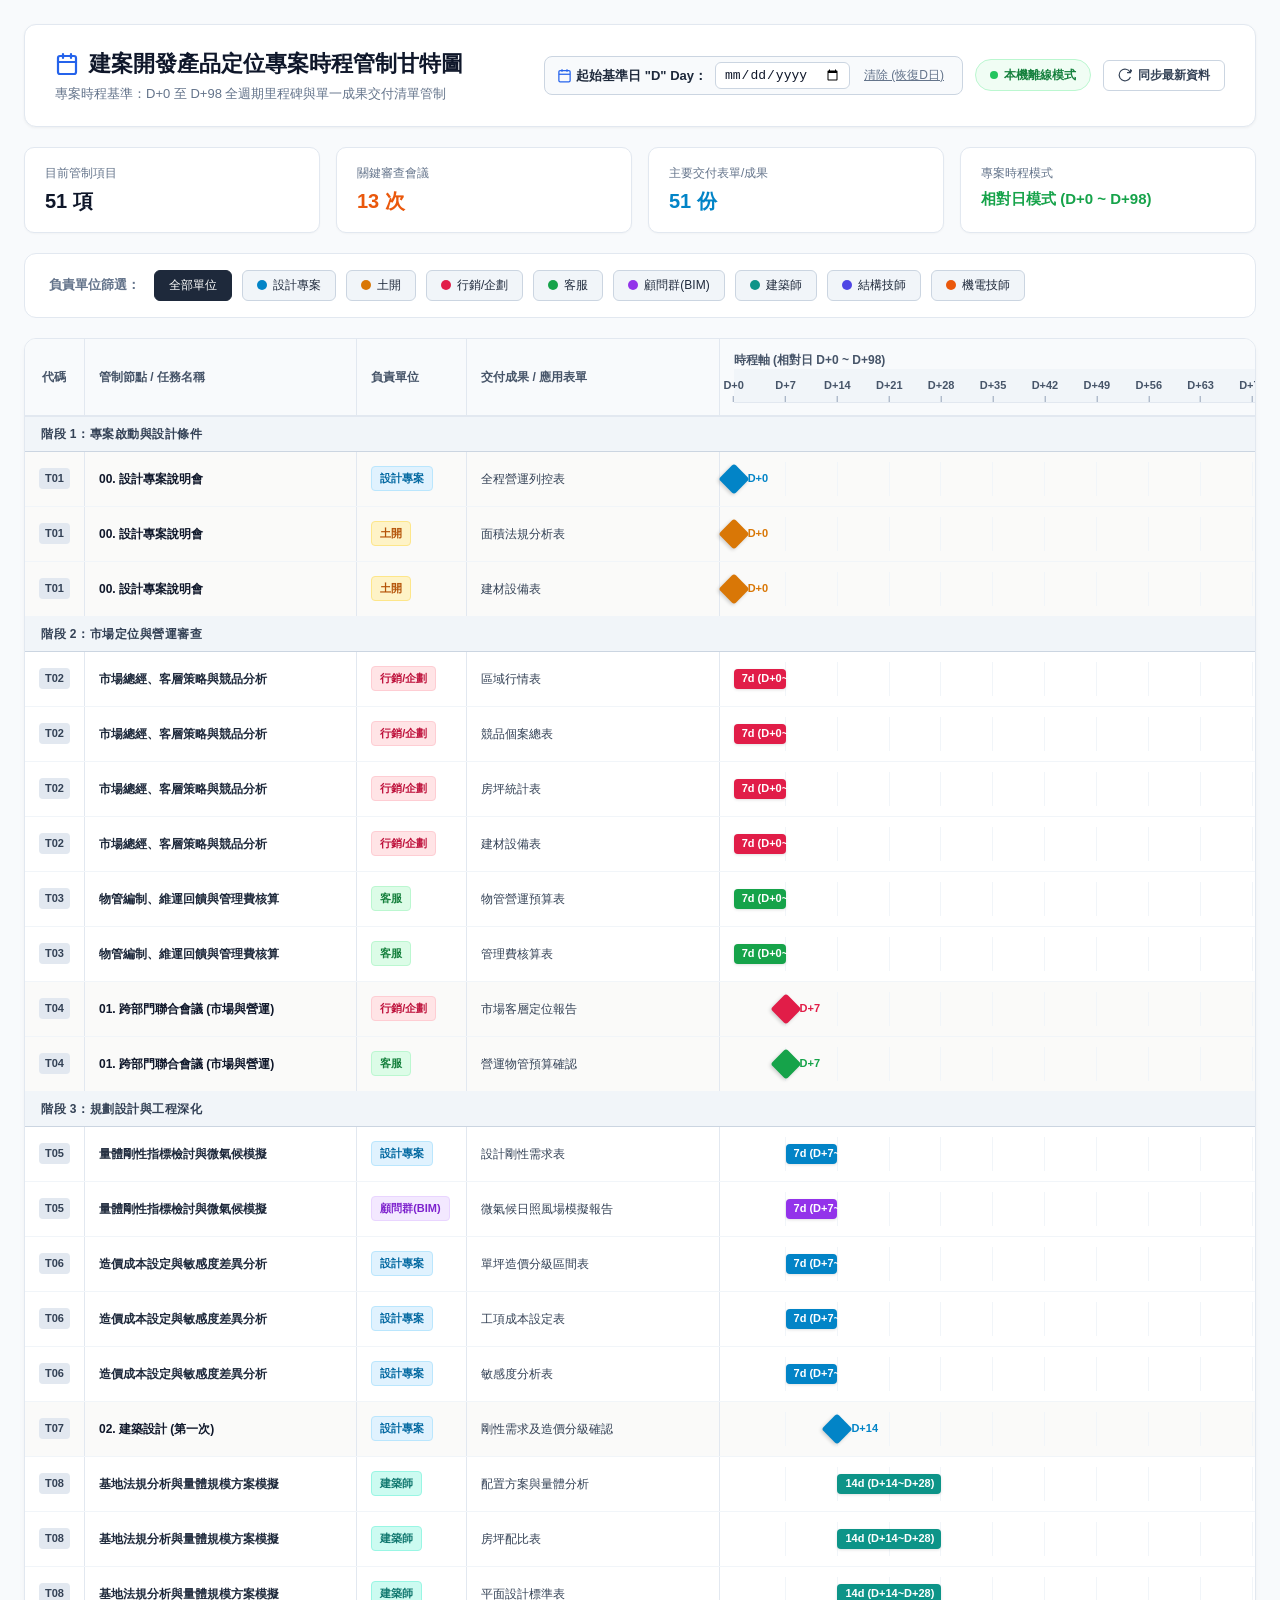
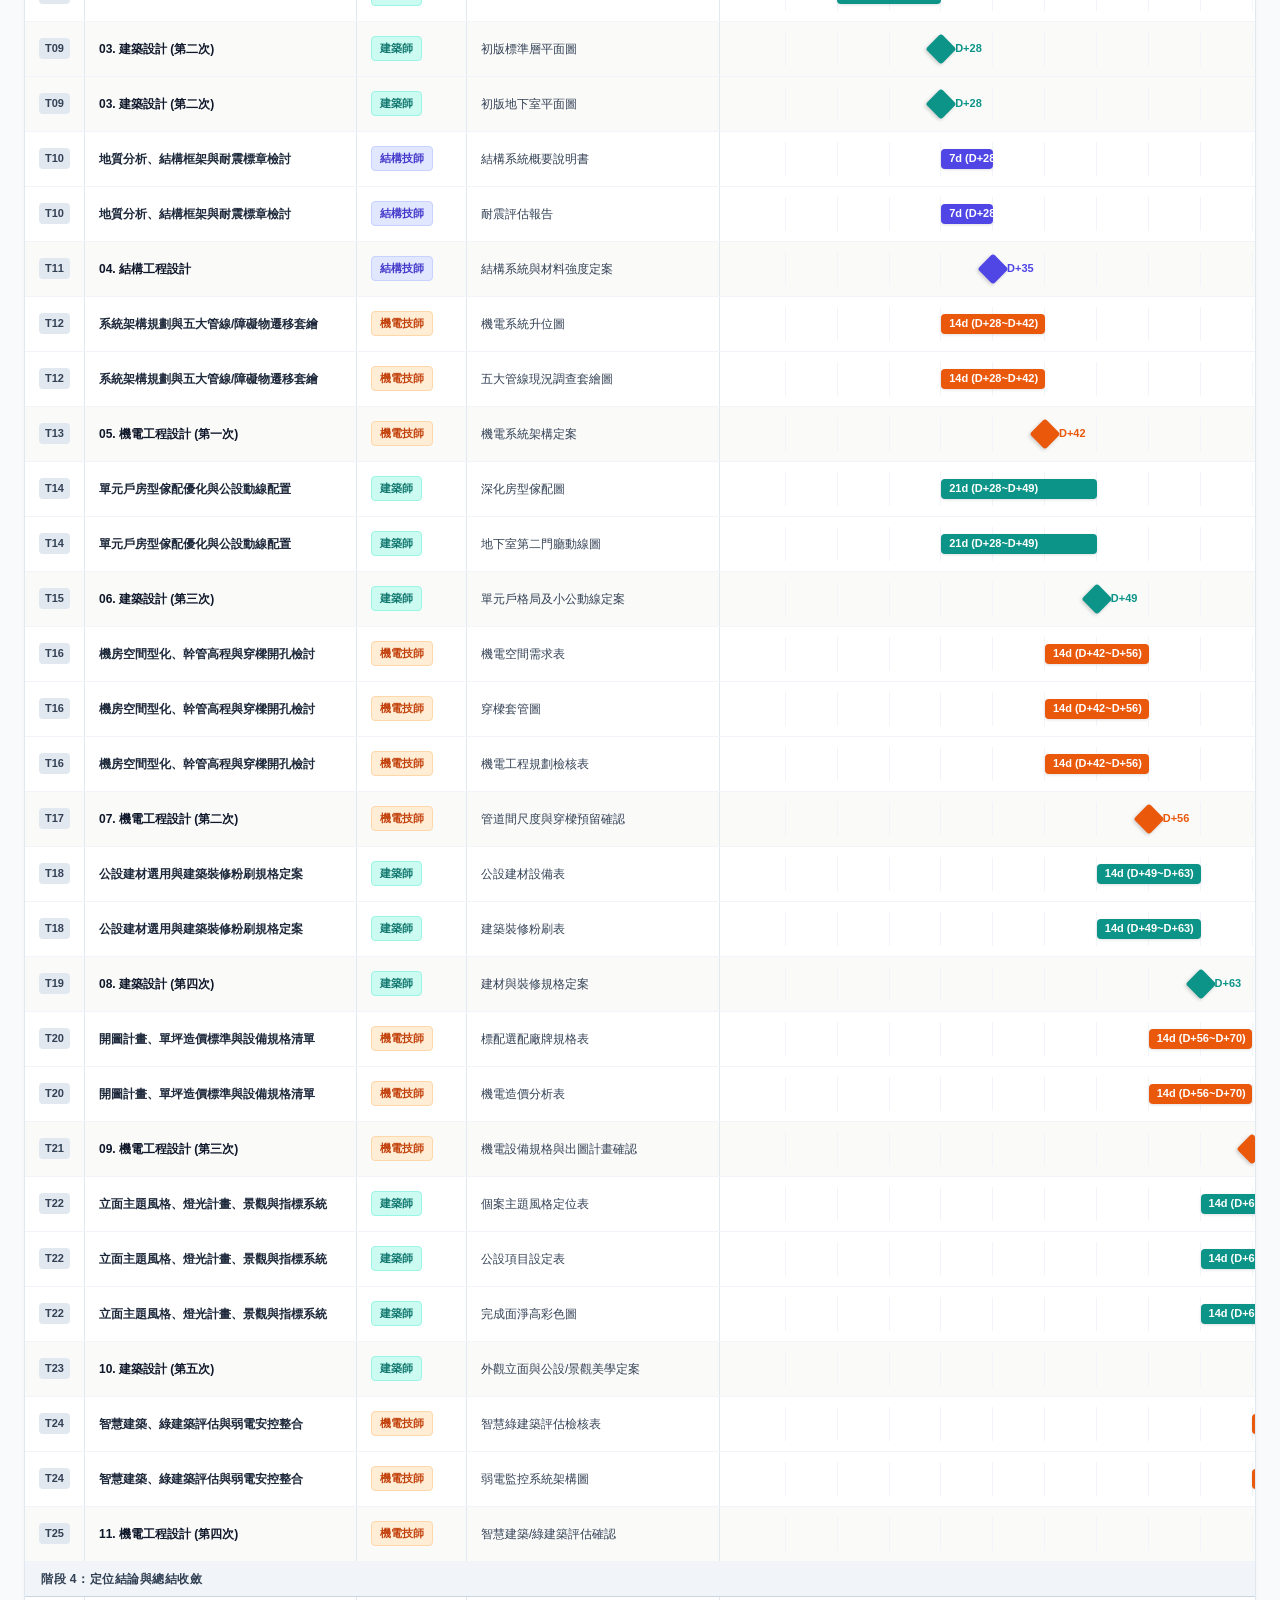
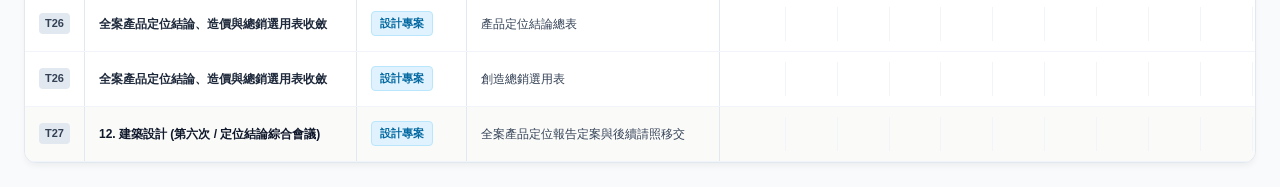
<file: gemini-code-1787148424806.html>
<!DOCTYPE html>
<html lang="zh-TW">
<head>
  <meta charset="UTF-8">
  <meta name="viewport" content="width=device-width, initial-scale=1.0">
  <title>產品定位專案時程管制甘特圖 (支援自訂基準日)</title>
  <style>
    :root {
      --bg-primary: #f8fafc;
      --bg-card: #ffffff;
      --border-color: #e2e8f0;
      --text-main: #1e293b;
      --text-muted: #64748b;
      --primary: #2563eb;
      
      /* 單位代表色 */
      --color-design: #0284c7;    /* 設計專案: 湛藍 */
      --color-land: #d97706;      /* 土開: 琥珀橘 */
      --color-marketing: #e11d48; /* 行銷/企劃: 玫瑰紅 */
      --color-service: #16a34a;   /* 客服: 翠綠 */
      --color-bim: #9333ea;       /* 顧問群(BIM): 紫色 */
      --color-architect: #0d9488; /* 建築師: 藍綠/青色 */
      --color-structure: #4f46e5; /* 結構技師: 靛青 */
      --color-mep: #ea580c;       /* 機電技師: 橙紅 */
    }

    * { box-sizing: border-box; margin: 0; padding: 0; }

    body {
      font-family: -apple-system, BlinkMacSystemFont, "Segoe UI", Roboto, "Helvetica Neue", Arial, "Noto Sans TC", sans-serif;
      background-color: var(--bg-primary);
      color: var(--text-main);
      padding: 24px;
      line-height: 1.5;
    }

    .container { max-width: 1680px; margin: 0 auto; }

    .header {
      background: var(--bg-card);
      padding: 22px 30px;
      border-radius: 12px;
      box-shadow: 0 1px 3px rgba(0,0,0,0.05);
      border: 1px solid var(--border-color);
      margin-bottom: 20px;
      display: flex;
      flex-wrap: wrap;
      justify-content: space-between;
      align-items: center;
      gap: 16px;
    }

    .header-title h1 {
      font-size: 22px;
      font-weight: 700;
      color: #0f172a;
      display: flex;
      align-items: center;
      gap: 10px;
    }

    .header-title p {
      font-size: 13px;
      color: var(--text-muted);
      margin-top: 4px;
    }

    .header-controls {
      display: flex;
      flex-wrap: wrap;
      align-items: center;
      gap: 12px;
    }

    /* 日期設定器樣式 */
    .date-picker-box {
      display: inline-flex;
      align-items: center;
      gap: 8px;
      background: #f8fafc;
      padding: 5px 12px;
      border-radius: 8px;
      border: 1px solid #cbd5e1;
    }

    .date-picker-box label {
      font-size: 13px;
      font-weight: 700;
      color: #1e293b;
      display: flex;
      align-items: center;
      gap: 4px;
    }

    .date-input {
      border: 1px solid #cbd5e1;
      border-radius: 6px;
      padding: 4px 8px;
      font-size: 13px;
      font-weight: 500;
      color: #0f172a;
      background: #ffffff;
      outline: none;
      cursor: pointer;
    }

    .date-input:focus {
      border-color: #2563eb;
      box-shadow: 0 0 0 2px rgba(37,99,235,0.15);
    }

    .btn-clear-date {
      background: transparent;
      border: none;
      font-size: 12px;
      color: #64748b;
      cursor: pointer;
      padding: 2px 6px;
      border-radius: 4px;
      text-decoration: underline;
    }

    .btn-clear-date:hover {
      color: #ef4444;
    }

    .sync-badge {
      display: inline-flex;
      align-items: center;
      gap: 6px;
      background: #f0fdf4;
      color: #15803d;
      font-size: 12px;
      font-weight: 600;
      padding: 6px 14px;
      border-radius: 20px;
      border: 1px solid #bbf7d0;
    }

    .sync-dot {
      width: 8px;
      height: 8px;
      border-radius: 50%;
      background: #22c55e;
      display: inline-block;
      animation: pulse 2s infinite;
    }

    @keyframes pulse {
      0% { opacity: 1; transform: scale(1); }
      50% { opacity: 0.4; transform: scale(1.2); }
      100% { opacity: 1; transform: scale(1); }
    }

    .btn-reload {
      background: #ffffff;
      border: 1px solid #cbd5e1;
      padding: 6px 14px;
      border-radius: 6px;
      font-size: 12px;
      font-weight: 600;
      color: #334155;
      cursor: pointer;
      display: inline-flex;
      align-items: center;
      gap: 6px;
      transition: all 0.15s ease;
    }

    .btn-reload:hover {
      background: #f1f5f9;
      color: #0f172a;
    }

    .stats-row {
      display: grid;
      grid-template-columns: repeat(auto-fit, minmax(180px, 1fr));
      gap: 16px;
      margin-bottom: 20px;
    }

    .stat-card {
      background: var(--bg-card);
      padding: 16px 20px;
      border-radius: 10px;
      border: 1px solid var(--border-color);
      box-shadow: 0 1px 2px rgba(0,0,0,0.03);
    }

    .stat-card .label { font-size: 12px; color: var(--text-muted); font-weight: 500; }
    .stat-card .value { font-size: 20px; font-weight: 700; color: #0f172a; margin-top: 4px; }

    .control-panel {
      background: var(--bg-card);
      padding: 16px 24px;
      border-radius: 12px;
      border: 1px solid var(--border-color);
      margin-bottom: 20px;
      display: flex;
      flex-direction: column;
      gap: 14px;
    }

    .filter-group {
      display: flex;
      flex-wrap: wrap;
      align-items: center;
      gap: 10px;
    }

    .filter-label {
      font-size: 13px;
      font-weight: 600;
      color: var(--text-muted);
      margin-right: 4px;
    }

    .filter-btn {
      background: #f1f5f9;
      border: 1px solid #cbd5e1;
      padding: 6px 14px;
      border-radius: 6px;
      font-size: 12px;
      font-weight: 500;
      color: var(--text-main);
      cursor: pointer;
      transition: all 0.15s ease;
      display: inline-flex;
      align-items: center;
      gap: 6px;
    }

    .filter-btn:hover { background: #e2e8f0; }
    .filter-btn.active { background: #1e293b; color: #ffffff; border-color: #1e293b; }

    .legend-indicator { width: 10px; height: 10px; border-radius: 50%; display: inline-block; }

    .gantt-wrapper {
      background: var(--bg-card);
      border-radius: 12px;
      border: 1px solid var(--border-color);
      box-shadow: 0 4px 6px -1px rgba(0,0,0,0.05);
      overflow: hidden;
      position: relative;
      min-height: 300px;
    }

    .gantt-scroll-container { overflow-x: auto; max-width: 100%; }

    .gantt-table { width: 100%; border-collapse: collapse; min-width: 1450px; }

    .gantt-header-row th {
      background: #f8fafc;
      padding: 12px 14px;
      font-size: 12px;
      font-weight: 600;
      color: #475569;
      border-bottom: 2px solid var(--border-color);
      border-right: 1px solid var(--border-color);
      text-align: left;
      position: sticky;
      top: 0;
      z-index: 10;
    }

    .col-id { width: 55px; text-align: center !important; }
    .col-task { width: 280px; }
    .col-owner { width: 110px; }
    .col-deliverable { width: 260px; }
    .col-timeline { width: 780px; }

    .timeline-ruler {
      position: relative;
      height: 34px;
      background: #f1f5f9;
      border-bottom: 1px solid var(--border-color);
      font-size: 11px;
      color: #475569;
      font-weight: 600;
    }

    .ruler-mark {
      position: absolute;
      top: 0;
      bottom: 0;
      transform: translateX(-50%);
      display: flex;
      flex-direction: column;
      align-items: center;
      justify-content: center;
      white-space: nowrap;
    }

    .ruler-mark::after {
      content: "";
      position: absolute;
      bottom: 0;
      width: 1px;
      height: 6px;
      background: #94a3b8;
    }

    .section-header-row td {
      background: #f1f5f9;
      padding: 8px 16px;
      font-size: 12px;
      font-weight: 700;
      color: #334155;
      border-top: 1px solid #cbd5e1;
      border-bottom: 1px solid #cbd5e1;
      letter-spacing: 0.5px;
    }

    .gantt-row { transition: background-color 0.15s ease; }
    .gantt-row:hover { background-color: #f8fafc; }
    .gantt-row td {
      padding: 10px 14px;
      font-size: 12px;
      border-bottom: 1px solid #f1f5f9;
      border-right: 1px solid var(--border-color);
      vertical-align: middle;
    }

    .task-id-badge {
      display: inline-block;
      padding: 2px 6px;
      border-radius: 4px;
      font-weight: 700;
      font-size: 11px;
      background: #e2e8f0;
      color: #334155;
    }

    .task-title { font-weight: 600; color: #1e293b; }
    .milestone-row { background-color: #fafaf9; }
    .milestone-row .task-title { color: #0f172a; font-weight: 700; }

    .owner-tag {
      display: inline-block;
      padding: 3px 8px;
      border-radius: 4px;
      font-size: 11px;
      font-weight: 600;
      white-space: nowrap;
    }

    .deliverable-text { color: #334155; font-size: 12px; line-height: 1.4; }

    .timeline-track {
      position: relative;
      height: 34px;
      width: 100%;
      background: repeating-linear-gradient(
        to right,
        transparent 0%,
        transparent calc((100% / 14) - 1px),
        #f1f5f9 calc((100% / 14) - 1px),
        #f1f5f9 calc(100% / 14)
      );
    }

    .task-bar {
      position: absolute;
      top: 7px;
      height: 20px;
      border-radius: 4px;
      box-shadow: 0 1px 3px rgba(0,0,0,0.12);
      display: flex;
      align-items: center;
      padding: 0 8px;
      color: #ffffff;
      font-size: 11px;
      font-weight: 600;
      white-space: nowrap;
      cursor: pointer;
      transition: transform 0.1s ease, filter 0.15s ease;
      z-index: 2;
    }

    .task-bar:hover { transform: scaleY(1.15); filter: brightness(1.08); z-index: 5; }

    .milestone-marker {
      position: absolute;
      top: 6px;
      width: 22px;
      height: 22px;
      transform: translateX(-50%) rotate(45deg);
      border-radius: 3px;
      box-shadow: 0 2px 4px rgba(0,0,0,0.18);
      cursor: pointer;
      transition: transform 0.15s ease;
      z-index: 3;
    }

    .milestone-marker:hover { transform: translateX(-50%) rotate(45deg) scale(1.25); z-index: 6; }

    .milestone-label {
      position: absolute;
      top: 8px;
      font-size: 11px;
      font-weight: 700;
      white-space: nowrap;
      pointer-events: none;
      z-index: 4;
    }

    /* 單位樣式表 */
    .owner-design { background: #e0f2fe; color: #0369a1; border: 1px solid #bae6fd; }
    .bar-design { background: #0284c7; }
    .owner-land { background: #fef3c7; color: #b45309; border: 1px solid #fde68a; }
    .bar-land { background: #d97706; }
    .owner-marketing { background: #ffe4e6; color: #be123c; border: 1px solid #fecdd3; }
    .bar-marketing { background: #e11d48; }
    .owner-service { background: #dcfce7; color: #15803d; border: 1px solid #bbf7d0; }
    .bar-service { background: #16a34a; }
    .owner-bim { background: #f3e8ff; color: #7e22ce; border: 1px solid #e9d5ff; }
    .bar-bim { background: #9333ea; }
    .owner-architect { background: #ccfbf1; color: #0f766e; border: 1px solid #99f6e4; }
    .bar-architect { background: #0d9488; }
    .owner-structure { background: #e0e7ff; color: #4338ca; border: 1px solid #c7d2fe; }
    .bar-structure { background: #4f46e5; }
    .owner-mep { background: #ffedd5; color: #c2410c; border: 1px solid #fed7aa; }
    .bar-mep { background: #ea580c; }
    .owner-default { background: #f1f5f9; color: #475569; border: 1px solid #cbd5e1; }
    .bar-default { background: #64748b; }

    #loading-overlay {
      position: absolute;
      top: 0; left: 0; right: 0; bottom: 0;
      background: rgba(255,255,255,0.9);
      display: none;
      flex-direction: column;
      align-items: center;
      justify-content: center;
      z-index: 50;
      gap: 12px;
      font-size: 14px;
      font-weight: 600;
      color: #334155;
    }

    .spinner {
      width: 36px; height: 36px;
      border: 3px solid #e2e8f0;
      border-top: 3px solid #2563eb;
      border-radius: 50%;
      animation: spin 0.8s linear infinite;
    }

    @keyframes spin { 0% { transform: rotate(0deg); } 100% { transform: rotate(360deg); } }

    #tooltip {
      position: fixed;
      background: rgba(15, 23, 42, 0.95);
      backdrop-filter: blur(4px);
      color: #ffffff;
      padding: 12px 16px;
      border-radius: 8px;
      font-size: 12px;
      line-height: 1.5;
      box-shadow: 0 10px 25px -5px rgba(0,0,0,0.3);
      pointer-events: none;
      z-index: 1000;
      display: none;
      max-width: 320px;
      border: 1px solid #334155;
    }

    #tooltip .tt-title {
      font-weight: 700;
      font-size: 13px;
      color: #60a5fa;
      margin-bottom: 6px;
      border-bottom: 1px solid #334155;
      padding-bottom: 4px;
    }

    #tooltip .tt-row { margin-bottom: 3px; }
    #tooltip .tt-label { color: #94a3b8; }
  </style>
</head>
<body>

<div class="container">
  <div class="header">
    <div class="header-title">
      <h1>
        <svg width="24" height="24" viewBox="0 0 24 24" fill="none" stroke="#2563eb" stroke-width="2.2" stroke-linecap="round" stroke-linejoin="round">
          <rect x="3" y="4" width="18" height="18" rx="2" ry="2"></rect>
          <line x1="16" y1="2" x2="16" y2="6"></line>
          <line x1="8" y1="2" x2="8" y2="6"></line>
          <line x1="3" y1="10" x2="21" y2="10"></line>
        </svg>
        建案開發產品定位專案時程管制甘特圖
      </h1>
      <p id="header-subtitle">專案時程基準：D+0 至 D+98 全週期里程碑與單一成果交付清單管制</p>
    </div>

    <div class="header-controls">
      <!-- 專案基準日設定器 -->
      <div class="date-picker-box">
        <label for="base-date-input">
          <svg width="15" height="15" viewBox="0 0 24 24" fill="none" stroke="#2563eb" stroke-width="2"><rect x="3" y="4" width="18" height="18" rx="2" ry="2"/><line x1="16" y1="2" x2="16" y2="6"/><line x1="8" y1="2" x2="8" y2="6"/><line x1="3" y1="10" x2="21" y2="10"/></svg>
          起始基準日 "D" Day：
        </label>
        <input type="date" id="base-date-input" class="date-input" title="設定專案起始日 D+0">
        <button class="btn-clear-date" onclick="clearBaseDate()" title="清除日期，恢復為純相對日 D 顯示">清除 (恢復D日)</button>
      </div>

      <div class="sync-badge" id="sync-badge-container">
        <span class="sync-dot"></span>
        <span id="sync-status-label">離線/雲端混合模式</span>
      </div>
      <button class="btn-reload" onclick="loadDataFromSheets(true)">
        <svg width="14" height="14" viewBox="0 0 24 24" fill="none" stroke="currentColor" stroke-width="2"><path d="M21.5 2v6h-6M21.34 15.57a10 10 0 1 1-.57-8.38l5.67-5.67"/></svg>
        同步最新資料
      </button>
    </div>
  </div>

  <div class="stats-row">
    <div class="stat-card">
      <div class="label">目前管制項目</div>
      <div class="value" id="stat-total-rows">51 項</div>
    </div>
    <div class="stat-card">
      <div class="label">關鍵審查會議</div>
      <div class="value" style="color: #ea580c;" id="stat-total-milestones">13 次</div>
    </div>
    <div class="stat-card">
      <div class="label">主要交付表單/成果</div>
      <div class="value" style="color: #0284c7;" id="stat-total-deliverables">51 份</div>
    </div>
    <div class="stat-card">
      <div class="label">專案時程模式</div>
      <div class="value" style="color: #16a34a; font-size: 15px; margin-top: 6px;" id="stat-date-mode">相對日模式 (D+X)</div>
    </div>
  </div>

  <div class="control-panel">
    <div class="filter-group" id="filter-container">
      <span class="filter-label">負責單位篩選：</span>
      <button class="filter-btn active" data-owner="all">全部單位</button>
    </div>
  </div>

  <div class="gantt-wrapper">
    <div id="loading-overlay">
      <div class="spinner"></div>
      <div id="loading-text">正在向 Google Sheets 請求最新資料...</div>
    </div>

    <div class="gantt-scroll-container">
      <table class="gantt-table">
        <thead>
          <tr class="gantt-header-row">
            <th class="col-id">代碼</th>
            <th class="col-task">管制節點 / 任務名稱</th>
            <th class="col-owner">負責單位</th>
            <th class="col-deliverable">交付成果 / 應用表單</th>
            <th class="col-timeline" id="timeline-header-title">
              時程軸 (相對日 D+0 ~ D+98)
              <div class="timeline-ruler" id="ruler-container"></div>
            </th>
          </tr>
        </thead>
        <tbody id="gantt-tbody"></tbody>
      </table>
    </div>
  </div>
</div>

<div id="tooltip">
  <div class="tt-title" id="tt-title"></div>
  <div class="tt-row"><span class="tt-label">所屬階段：</span><span id="tt-section"></span></div>
  <div class="tt-row"><span class="tt-label">負責單位：</span><span id="tt-owner"></span></div>
  <div class="tt-row"><span class="tt-label">時程期間：</span><span id="tt-period"></span></div>
  <div class="tt-row"><span class="tt-label">前置相依：</span><span id="tt-deps"></span></div>
  <div class="tt-row" style="margin-top: 6px; padding-top: 4px; border-top: 1px dashed #475569;">
    <span class="tt-label">交付表單/成果：</span><br>
    <span id="tt-deliverable" style="color: #38bdf8; font-weight: 500;"></span>
  </div>
</div>

<script>
// 1. 內建完整離線基礎資料
const fallbackData = [
  { id: "T01", name: "00. 設計專案說明會", section: "階段 1：專案啟動與設計條件", owner: "設計專案", start: 0, end: 0, duration: 0, type: "milestone", deps: "-", deliverable: "全程營運列控表" },
  { id: "T01", name: "00. 設計專案說明會", section: "階段 1：專案啟動與設計條件", owner: "土開", start: 0, end: 0, duration: 0, type: "milestone", deps: "-", deliverable: "面積法規分析表" },
  { id: "T01", name: "00. 設計專案說明會", section: "階段 1：專案啟動與設計條件", owner: "土開", start: 0, end: 0, duration: 0, type: "milestone", deps: "-", deliverable: "建材設備表" },
  { id: "T02", name: "市場總經、客層策略與競品分析", section: "階段 2：市場定位與營運審查", owner: "行銷/企劃", start: 0, end: 7, duration: 7, type: "task", deps: "T01", deliverable: "區域行情表" },
  { id: "T02", name: "市場總經、客層策略與競品分析", section: "階段 2：市場定位與營運審查", owner: "行銷/企劃", start: 0, end: 7, duration: 7, type: "task", deps: "T01", deliverable: "競品個案總表" },
  { id: "T02", name: "市場總經、客層策略與競品分析", section: "階段 2：市場定位與營運審查", owner: "行銷/企劃", start: 0, end: 7, duration: 7, type: "task", deps: "T01", deliverable: "房坪統計表" },
  { id: "T02", name: "市場總經、客層策略與競品分析", section: "階段 2：市場定位與營運審查", owner: "行銷/企劃", start: 0, end: 7, duration: 7, type: "task", deps: "T01", deliverable: "建材設備表" },
  { id: "T03", name: "物管編制、維運回饋與管理費核算", section: "階段 2：市場定位與營運審查", owner: "客服", start: 0, end: 7, duration: 7, type: "task", deps: "T01", deliverable: "物管營運預算表" },
  { id: "T03", name: "物管編制、維運回饋與管理費核算", section: "階段 2：市場定位與營運審查", owner: "客服", start: 0, end: 7, duration: 7, type: "task", deps: "T01", deliverable: "管理費核算表" },
  { id: "T04", name: "01. 跨部門聯合會議 (市場與營運)", section: "階段 2：市場定位與營運審查", owner: "行銷/企劃", start: 7, end: 7, duration: 0, type: "milestone", deps: "T02, T03", deliverable: "市場客層定位報告" },
  { id: "T04", name: "01. 跨部門聯合會議 (市場與營運)", section: "階段 2：市場定位與營運審查", owner: "客服", start: 7, end: 7, duration: 0, type: "milestone", deps: "T02, T03", deliverable: "營運物管預算確認" },
  { id: "T05", name: "量體剛性指標檢討與微氣候模擬", section: "階段 3：規劃設計與工程深化", owner: "設計專案", start: 7, end: 14, duration: 7, type: "task", deps: "T04", deliverable: "設計剛性需求表" },
  { id: "T05", name: "量體剛性指標檢討與微氣候模擬", section: "階段 3：規劃設計與工程深化", owner: "顧問群(BIM)", start: 7, end: 14, duration: 7, type: "task", deps: "T04", deliverable: "微氣候日照風場模擬報告" },
  { id: "T06", name: "造價成本設定與敏感度差異分析", section: "階段 3：規劃設計與工程深化", owner: "設計專案", start: 7, end: 14, duration: 7, type: "task", deps: "T04", deliverable: "單坪造價分級區間表" },
  { id: "T06", name: "造價成本設定與敏感度差異分析", section: "階段 3：規劃設計與工程深化", owner: "設計專案", start: 7, end: 14, duration: 7, type: "task", deps: "T04", deliverable: "工項成本設定表" },
  { id: "T06", name: "造價成本設定與敏感度差異分析", section: "階段 3：規劃設計與工程深化", owner: "設計專案", start: 7, end: 14, duration: 7, type: "task", deps: "T04", deliverable: "敏感度分析表" },
  { id: "T07", name: "02. 建築設計 (第一次)", section: "階段 3：規劃設計與工程深化", owner: "設計專案", start: 14, end: 14, duration: 0, type: "milestone", deps: "T05, T06", deliverable: "剛性需求及造價分級確認" },
  { id: "T08", name: "基地法規分析與量體規模方案模擬", section: "階段 3：規劃設計與工程深化", owner: "建築師", start: 14, end: 28, duration: 14, type: "task", deps: "T07", deliverable: "配置方案與量體分析" },
  { id: "T08", name: "基地法規分析與量體規模方案模擬", section: "階段 3：規劃設計與工程深化", owner: "建築師", start: 14, end: 28, duration: 14, type: "task", deps: "T07", deliverable: "房坪配比表" },
  { id: "T08", name: "基地法規分析與量體規模方案模擬", section: "階段 3：規劃設計與工程深化", owner: "建築師", start: 14, end: 28, duration: 14, type: "task", deps: "T07", deliverable: "平面設計標準表" },
  { id: "T09", name: "03. 建築設計 (第二次)", section: "階段 3：規劃設計與工程深化", owner: "建築師", start: 28, end: 28, duration: 0, type: "milestone", deps: "T08", deliverable: "初版標準層平面圖" },
  { id: "T09", name: "03. 建築設計 (第二次)", section: "階段 3：規劃設計與工程深化", owner: "建築師", start: 28, end: 28, duration: 0, type: "milestone", deps: "T08", deliverable: "初版地下室平面圖" },
  { id: "T10", name: "地質分析、結構框架與耐震標章檢討", section: "階段 3：規劃設計與工程深化", owner: "結構技師", start: 28, end: 35, duration: 7, type: "task", deps: "T09", deliverable: "結構系統概要說明書" },
  { id: "T10", name: "地質分析、結構框架與耐震標章檢討", section: "階段 3：規劃設計與工程深化", owner: "結構技師", start: 28, end: 35, duration: 7, type: "task", deps: "T09", deliverable: "耐震評估報告" },
  { id: "T11", name: "04. 結構工程設計", section: "階段 3：規劃設計與工程深化", owner: "結構技師", start: 35, end: 35, duration: 0, type: "milestone", deps: "T10", deliverable: "結構系統與材料強度定案" },
  { id: "T12", name: "系統架構規劃與五大管線/障礙物遷移套繪", section: "階段 3：規劃設計與工程深化", owner: "機電技師", start: 28, end: 42, duration: 14, type: "task", deps: "T09", deliverable: "機電系統升位圖" },
  { id: "T12", name: "系統架構規劃與五大管線/障礙物遷移套繪", section: "階段 3：規劃設計與工程深化", owner: "機電技師", start: 28, end: 42, duration: 14, type: "task", deps: "T09", deliverable: "五大管線現況調查套繪圖" },
  { id: "T13", name: "05. 機電工程設計 (第一次)", section: "階段 3：規劃設計與工程深化", owner: "機電技師", start: 42, end: 42, duration: 0, type: "milestone", deps: "T12", deliverable: "機電系統架構定案" },
  { id: "T14", name: "單元戶房型傢配優化與公設動線配置", section: "階段 3：規劃設計與工程深化", owner: "建築師", start: 28, end: 49, duration: 21, type: "task", deps: "T09, T04", deliverable: "深化房型傢配圖" },
  { id: "T14", name: "單元戶房型傢配優化與公設動線配置", section: "階段 3：規劃設計與工程深化", owner: "建築師", start: 28, end: 49, duration: 21, type: "task", deps: "T09, T04", deliverable: "地下室第二門廳動線圖" },
  { id: "T15", name: "06. 建築設計 (第三次)", section: "階段 3：規劃設計與工程深化", owner: "建築師", start: 49, end: 49, duration: 0, type: "milestone", deps: "T14", deliverable: "單元戶格局及小公動線定案" },
  { id: "T16", name: "機房空間型化、幹管高程與穿樑開孔檢討", section: "階段 3：規劃設計與工程深化", owner: "機電技師", start: 42, end: 56, duration: 14, type: "task", deps: "T13, T11", deliverable: "機電空間需求表" },
  { id: "T16", name: "機房空間型化、幹管高程與穿樑開孔檢討", section: "階段 3：規劃設計與工程深化", owner: "機電技師", start: 42, end: 56, duration: 14, type: "task", deps: "T13, T11", deliverable: "穿樑套管圖" },
  { id: "T16", name: "機房空間型化、幹管高程與穿樑開孔檢討", section: "階段 3：規劃設計與工程深化", owner: "機電技師", start: 42, end: 56, duration: 14, type: "task", deps: "T13, T11", deliverable: "機電工程規劃檢核表" },
  { id: "T17", name: "07. 機電工程設計 (第二次)", section: "階段 3：規劃設計與工程深化", owner: "機電技師", start: 56, end: 56, duration: 0, type: "milestone", deps: "T16", deliverable: "管道間尺度與穿樑預留確認" },
  { id: "T18", name: "公設建材選用與建築裝修粉刷規格定案", section: "階段 3：規劃設計與工程深化", owner: "建築師", start: 49, end: 63, duration: 14, type: "task", deps: "T15", deliverable: "公設建材設備表" },
  { id: "T18", name: "公設建材選用與建築裝修粉刷規格定案", section: "階段 3：規劃設計與工程深化", owner: "建築師", start: 49, end: 63, duration: 14, type: "task", deps: "T15", deliverable: "建築裝修粉刷表" },
  { id: "T19", name: "08. 建築設計 (第四次)", section: "階段 3：規劃設計與工程深化", owner: "建築師", start: 63, end: 63, duration: 0, type: "milestone", deps: "T18", deliverable: "建材與裝修規格定案" },
  { id: "T20", name: "開圖計畫、單坪造價標準與設備規格清單", section: "階段 3：規劃設計與工程深化", owner: "機電技師", start: 56, end: 70, duration: 14, type: "task", deps: "T17", deliverable: "標配選配廠牌規格表" },
  { id: "T20", name: "開圖計畫、單坪造價標準與設備規格清單", section: "階段 3：規劃設計與工程深化", owner: "機電技師", start: 56, end: 70, duration: 14, type: "task", deps: "T17", deliverable: "機電造價分析表" },
  { id: "T21", name: "09. 機電工程設計 (第三次)", section: "階段 3：規劃設計與工程深化", owner: "機電技師", start: 70, end: 70, duration: 0, type: "milestone", deps: "T20", deliverable: "機電設備規格與出圖計畫確認" },
  { id: "T22", name: "立面主題風格、燈光計畫、景觀與指標系統", section: "階段 3：規劃設計與工程深化", owner: "建築師", start: 63, end: 77, duration: 14, type: "task", deps: "T19", deliverable: "個案主題風格定位表" },
  { id: "T22", name: "立面主題風格、燈光計畫、景觀與指標系統", section: "階段 3：規劃設計與工程深化", owner: "建築師", start: 63, end: 77, duration: 14, type: "task", deps: "T19", deliverable: "公設項目設定表" },
  { id: "T22", name: "立面主題風格、燈光計畫、景觀與指標系統", section: "階段 3：規劃設計與工程深化", owner: "建築師", start: 63, end: 77, duration: 14, type: "task", deps: "T19", deliverable: "完成面淨高彩色圖" },
  { id: "T23", name: "10. 建築設計 (第五次)", section: "階段 3：規劃設計與工程深化", owner: "建築師", start: 77, end: 77, duration: 0, type: "milestone", deps: "T22", deliverable: "外觀立面與公設/景觀美學定案" },
  { id: "T24", name: "智慧建築、綠建築評估與弱電安控整合", section: "階段 3：規劃設計與工程深化", owner: "機電技師", start: 70, end: 84, duration: 14, type: "task", deps: "T21", deliverable: "智慧綠建築評估檢核表" },
  { id: "T24", name: "智慧建築、綠建築評估與弱電安控整合", section: "階段 3：規劃設計與工程深化", owner: "機電技師", start: 70, end: 84, duration: 14, type: "task", deps: "T21", deliverable: "弱電監控系統架構圖" },
  { id: "T25", name: "11. 機電工程設計 (第四次)", section: "階段 3：規劃設計與工程深化", owner: "機電技師", start: 84, end: 84, duration: 0, type: "milestone", deps: "T24", deliverable: "智慧建築/綠建築評估確認" },
  { id: "T26", name: "全案產品定位結論、造價與總銷選用表收斂", section: "階段 4：定位結論與總結收斂", owner: "設計專案", start: 84, end: 98, duration: 14, type: "task", deps: "T23, T25", deliverable: "產品定位結論總表" },
  { id: "T26", name: "全案產品定位結論、造價與總銷選用表收斂", section: "階段 4：定位結論與總結收斂", owner: "設計專案", start: 84, end: 98, duration: 14, type: "task", deps: "T23, T25", deliverable: "創造總銷選用表" },
  { id: "T27", name: "12. 建築設計 (第六次 / 定位結論綜合會議)", section: "階段 4：定位結論與總結收斂", owner: "設計專案", start: 98, end: 98, duration: 0, type: "milestone", deps: "T26", deliverable: "全案產品定位報告定案與後續請照移交" }
];

const CSV_URL = "https://docs.google.com/spreadsheets/d/e/2PACX-1vTquwEKsenrjJNqWkqjIYxjQA-37xqwG6jdhWU76_nqUOh9ejn_WKrbdpJNIq8VUTpOZ07LoFG4EFN_/pub?output=csv";

let globalGanttData = [...fallbackData];
let currentOwnerFilter = "all";
let baseDate = null; // 基準日物件，若為 null 則代表以純 D+X 呈現
const TOTAL_DAYS = 98;

const ownerClassMap = {
  "設計專案": { tag: "owner-design", bar: "bar-design", hex: "#0284c7" },
  "土開": { tag: "owner-land", bar: "bar-land", hex: "#d97706" },
  "行銷/企劃": { tag: "owner-marketing", bar: "bar-marketing", hex: "#e11d48" },
  "客服": { tag: "owner-service", bar: "bar-service", hex: "#16a34a" },
  "顧問群(BIM)": { tag: "owner-bim", bar: "bar-bim", hex: "#9333ea" },
  "建築師": { tag: "owner-architect", bar: "bar-architect", hex: "#0d9488" },
  "結構技師": { tag: "owner-structure", bar: "bar-structure", hex: "#4f46e5" },
  "機電技師": { tag: "owner-mep", bar: "bar-mep", hex: "#ea580c" }
};

// 格式化日期：將 offsetDay (天數) 轉換為具體日期字串 (YYYY/MM/DD 或 MM/DD)
function formatOffsetDate(offsetDay, shortFormat = false) {
  if (!baseDate) {
    return `D+${offsetDay}`;
  }
  const d = new Date(baseDate.getTime());
  d.setDate(d.getDate() + offsetDay);
  const y = d.getFullYear();
  const m = (d.getMonth() + 1).toString().padStart(2, '0');
  const day = d.getDate().toString().padStart(2, '0');
  return shortFormat ? `${m}/${day}` : `${y}/${m}/${day}`;
}

function parseCSV(text) {
  const lines = text.trim().split(/\r?\n/);
  if (lines.length < 2) return [];

  const headers = parseCSVLine(lines[0]);
  const result = [];

  for (let i = 1; i < lines.length; i++) {
    if (!lines[i].trim()) continue;
    const values = parseCSVLine(lines[i]);
    const obj = {};
    headers.forEach((h, idx) => {
      obj[h.trim()] = values[idx] ? values[idx].trim() : "";
    });
    result.push(obj);
  }
  return result;
}

function parseCSVLine(line) {
  const result = [];
  let cur = '';
  let inQuotes = false;
  for (let i = 0; i < line.length; i++) {
    const c = line[i];
    if (c === '"') {
      inQuotes = !inQuotes;
    } else if (c === ',' && !inQuotes) {
      result.push(cur);
      cur = '';
    } else {
      cur += c;
    }
  }
  result.push(cur);
  return result;
}

async function fetchWithCORS(url) {
  const proxies = [
    url,
    `https://api.allorigins.win/raw?url=${encodeURIComponent(url)}`,
    `https://corsproxy.io/?${encodeURIComponent(url)}`
  ];

  for (const pUrl of proxies) {
    try {
      const fetchUrl = pUrl.includes('?') ? `${pUrl}&_t=${Date.now()}` : `${pUrl}?_t=${Date.now()}`;
      const res = await fetch(fetchUrl);
      if (res.ok) {
        const text = await res.text();
        if (text && text.includes("start_day")) {
          return text;
        }
      }
    } catch (e) {
      console.warn("Proxy 嘗試失敗:", pUrl, e);
    }
  }
  throw new Error("所有連線通道皆受限");
}

async function loadDataFromSheets(isManual = false) {
  const overlay = document.getElementById("loading-overlay");
  if (isManual) overlay.style.display = "flex";

  try {
    const csvText = await fetchWithCORS(CSV_URL);
    const rawData = parseCSV(csvText);

    if (rawData.length > 0) {
      globalGanttData = rawData.map(r => ({
        id: r.id || "",
        name: r.name || "",
        section: r.section || "",
        owner: r.owner || "",
        start: parseInt(r.start_day) || 0,
        end: parseInt(r.end_day) || 0,
        duration: parseInt(r.duration) || 0,
        type: (r.type || "task").toLowerCase(),
        deps: r.dependencies || "-",
        deliverable: r.deliverables || ""
      }));

      const now = new Date();
      document.getElementById("sync-status-label").innerText = "已與雲端同步";
    }
  } catch (err) {
    console.warn("雲端讀取受限，自動切換至內建資料庫渲染:", err);
    document.getElementById("sync-status-label").innerText = "本機離線模式";
    if (isManual) {
      alert("目前處於瀏覽器本地檔案安全限制環境，已為您自動載入內建 51 項標準專案時程資料。");
    }
  } finally {
    overlay.style.display = "none";
    updateStats();
    buildDynamicFilters();
    renderAll();
  }
}

function updateStats() {
  document.getElementById("stat-total-rows").innerText = `${globalGanttData.length} 項`;
  const milestones = new Set(globalGanttData.filter(d => d.type === 'milestone').map(d => d.id)).size;
  document.getElementById("stat-total-milestones").innerText = `${milestones} 次`;
  document.getElementById("stat-total-deliverables").innerText = `${globalGanttData.length} 份`;

  if (baseDate) {
    const startDateStr = formatOffsetDate(0);
    const endDateStr = formatOffsetDate(TOTAL_DAYS);
    document.getElementById("stat-date-mode").innerText = `${startDateStr} ~ ${endDateStr}`;
    document.getElementById("timeline-header-title").innerHTML = `時程軸 (${startDateStr} ~ ${endDateStr})<div class="timeline-ruler" id="ruler-container"></div>`;
  } else {
    document.getElementById("stat-date-mode").innerText = "相對日模式 (D+0 ~ D+98)";
    document.getElementById("timeline-header-title").innerHTML = `時程軸 (相對日 D+0 ~ D+98)<div class="timeline-ruler" id="ruler-container"></div>`;
  }
}

function buildDynamicFilters() {
  const owners = Array.from(new Set(globalGanttData.map(d => d.owner).filter(Boolean)));
  const container = document.getElementById("filter-container");
  
  let html = `<span class="filter-label">負責單位篩選：</span>`;
  html += `<button class="filter-btn ${currentOwnerFilter === 'all' ? 'active' : ''}" data-owner="all">全部單位</button>`;
  
  owners.forEach(owner => {
    const config = ownerClassMap[owner] || { bar: "bar-default" };
    const isActive = currentOwnerFilter === owner ? 'active' : '';
    html += `
      <button class="filter-btn ${isActive}" data-owner="${owner}">
        <span class="legend-indicator ${config.bar}"></span>${owner}
      </button>
    `;
  });
  
  container.innerHTML = html;

  container.querySelectorAll(".filter-btn").forEach(btn => {
    btn.addEventListener("click", () => {
      container.querySelectorAll(".filter-btn").forEach(b => b.classList.remove("active"));
      btn.classList.add("active");
      currentOwnerFilter = btn.getAttribute("data-owner");
      renderGantt(currentOwnerFilter);
    });
  });
}

function initRuler() {
  const ruler = document.getElementById("ruler-container");
  if (!ruler) return;
  ruler.innerHTML = "";
  for (let d = 0; d <= TOTAL_DAYS; d += 7) {
    const mark = document.createElement("div");
    mark.className = "ruler-mark";
    const percent = (d / TOTAL_DAYS) * 100;
    mark.style.left = `${percent}%`;

    // 依據有無基準日顯示具體日期或 D+X
    const labelText = baseDate ? formatOffsetDate(d, true) : `D+${d}`;
    mark.innerHTML = `<span>${labelText}</span>`;
    ruler.appendChild(mark);
  }
}

function renderGantt(filterOwner = "all") {
  const tbody = document.getElementById("gantt-tbody");
  tbody.innerHTML = "";

  let currentSection = "";

  globalGanttData.forEach((item, index) => {
    if (filterOwner !== "all" && item.owner !== filterOwner) return;

    if (item.section !== currentSection) {
      currentSection = item.section;
      const secRow = document.createElement("tr");
      secRow.className = "section-header-row";
      secRow.innerHTML = `<td colspan="5">${currentSection}</td>`;
      tbody.appendChild(secRow);
    }

    const row = document.createElement("tr");
    row.className = `gantt-row ${item.type === 'milestone' ? 'milestone-row' : ''}`;

    const colorConfig = ownerClassMap[item.owner] || { tag: "owner-default", bar: "bar-default", hex: "#475569" };
    const leftPercent = (item.start / TOTAL_DAYS) * 100;
    const widthPercent = (item.duration / TOTAL_DAYS) * 100;

    let timelineHTML = "";
    if (item.type === "milestone") {
      const markerLabel = baseDate ? formatOffsetDate(item.start, true) : `D+${item.start}`;
      timelineHTML = `
        <div class="milestone-marker ${colorConfig.bar}" 
             style="left: ${leftPercent}%;" 
             data-index="${index}"></div>
        <span class="milestone-label" style="left: calc(${leftPercent}% + 14px); color: ${colorConfig.hex};">
          ${markerLabel}
        </span>
      `;
    } else {
      const barText = baseDate 
        ? `${item.duration}d (${formatOffsetDate(item.start, true)}~${formatOffsetDate(item.end, true)})`
        : `${item.duration}d (D+${item.start}~D+${item.end})`;
        
      timelineHTML = `
        <div class="task-bar ${colorConfig.bar}" 
             style="left: ${leftPercent}%; width: ${Math.max(widthPercent, 1.5)}%;"
             data-index="${index}">
          ${barText}
        </div>
      `;
    }

    row.innerHTML = `
      <td class="col-id" style="text-align: center;">
        <span class="task-id-badge">${item.id}</span>
      </td>
      <td class="col-task">
        <div class="task-title">${item.name}</div>
      </td>
      <td class="col-owner">
        <span class="owner-tag ${colorConfig.tag}">${item.owner}</span>
      </td>
      <td class="col-deliverable">
        <span class="deliverable-text">${item.deliverable}</span>
      </td>
      <td class="col-timeline">
        <div class="timeline-track">
          ${timelineHTML}
        </div>
      </td>
    `;

    tbody.appendChild(row);
  });

  bindTooltipEvents();
}

function bindTooltipEvents() {
  const tooltip = document.getElementById("tooltip");
  const interactiveEls = document.querySelectorAll(".task-bar, .milestone-marker");

  interactiveEls.forEach(el => {
    el.addEventListener("mouseenter", (e) => {
      const idx = e.target.getAttribute("data-index");
      const item = globalGanttData[idx];

      let periodStr = "";
      if (item.type === "milestone") {
        periodStr = baseDate 
          ? `${formatOffsetDate(item.start)} (會議日)` 
          : `D+${item.start} (會議日)`;
      } else {
        periodStr = baseDate
          ? `${formatOffsetDate(item.start)} 至 ${formatOffsetDate(item.end)} (${item.duration} 天)`
          : `D+${item.start} 至 D+${item.end} (${item.duration} 天)`;
      }

      document.getElementById("tt-title").innerText = `[${item.id}] ${item.name}`;
      document.getElementById("tt-section").innerText = item.section;
      document.getElementById("tt-owner").innerText = item.owner;
      document.getElementById("tt-period").innerText = periodStr;
      document.getElementById("tt-deps").innerText = item.deps || "無";
      document.getElementById("tt-deliverable").innerText = item.deliverable;

      tooltip.style.display = "block";
    });

    el.addEventListener("mousemove", (e) => {
      tooltip.style.left = `${e.clientX + 15}px`;
      tooltip.style.top = `${e.clientY + 15}px`;
    });

    el.addEventListener("mouseleave", () => {
      tooltip.style.display = "none";
    });
  });
}

function renderAll() {
  updateStats();
  initRuler();
  renderGantt(currentOwnerFilter);
}

// 日期變更監聽
function initDatePicker() {
  const dateInput = document.getElementById("base-date-input");
  dateInput.addEventListener("change", (e) => {
    if (e.target.value) {
      const [year, month, day] = e.target.value.split("-").map(Number);
      baseDate = new Date(year, month - 1, day);
    } else {
      baseDate = null;
    }
    renderAll();
  });
}

function clearBaseDate() {
  document.getElementById("base-date-input").value = "";
  baseDate = null;
  renderAll();
}

document.addEventListener("DOMContentLoaded", () => {
  initDatePicker();
  renderAll();
  loadDataFromSheets(false);
});
</script>

</body>
</html>
</file>
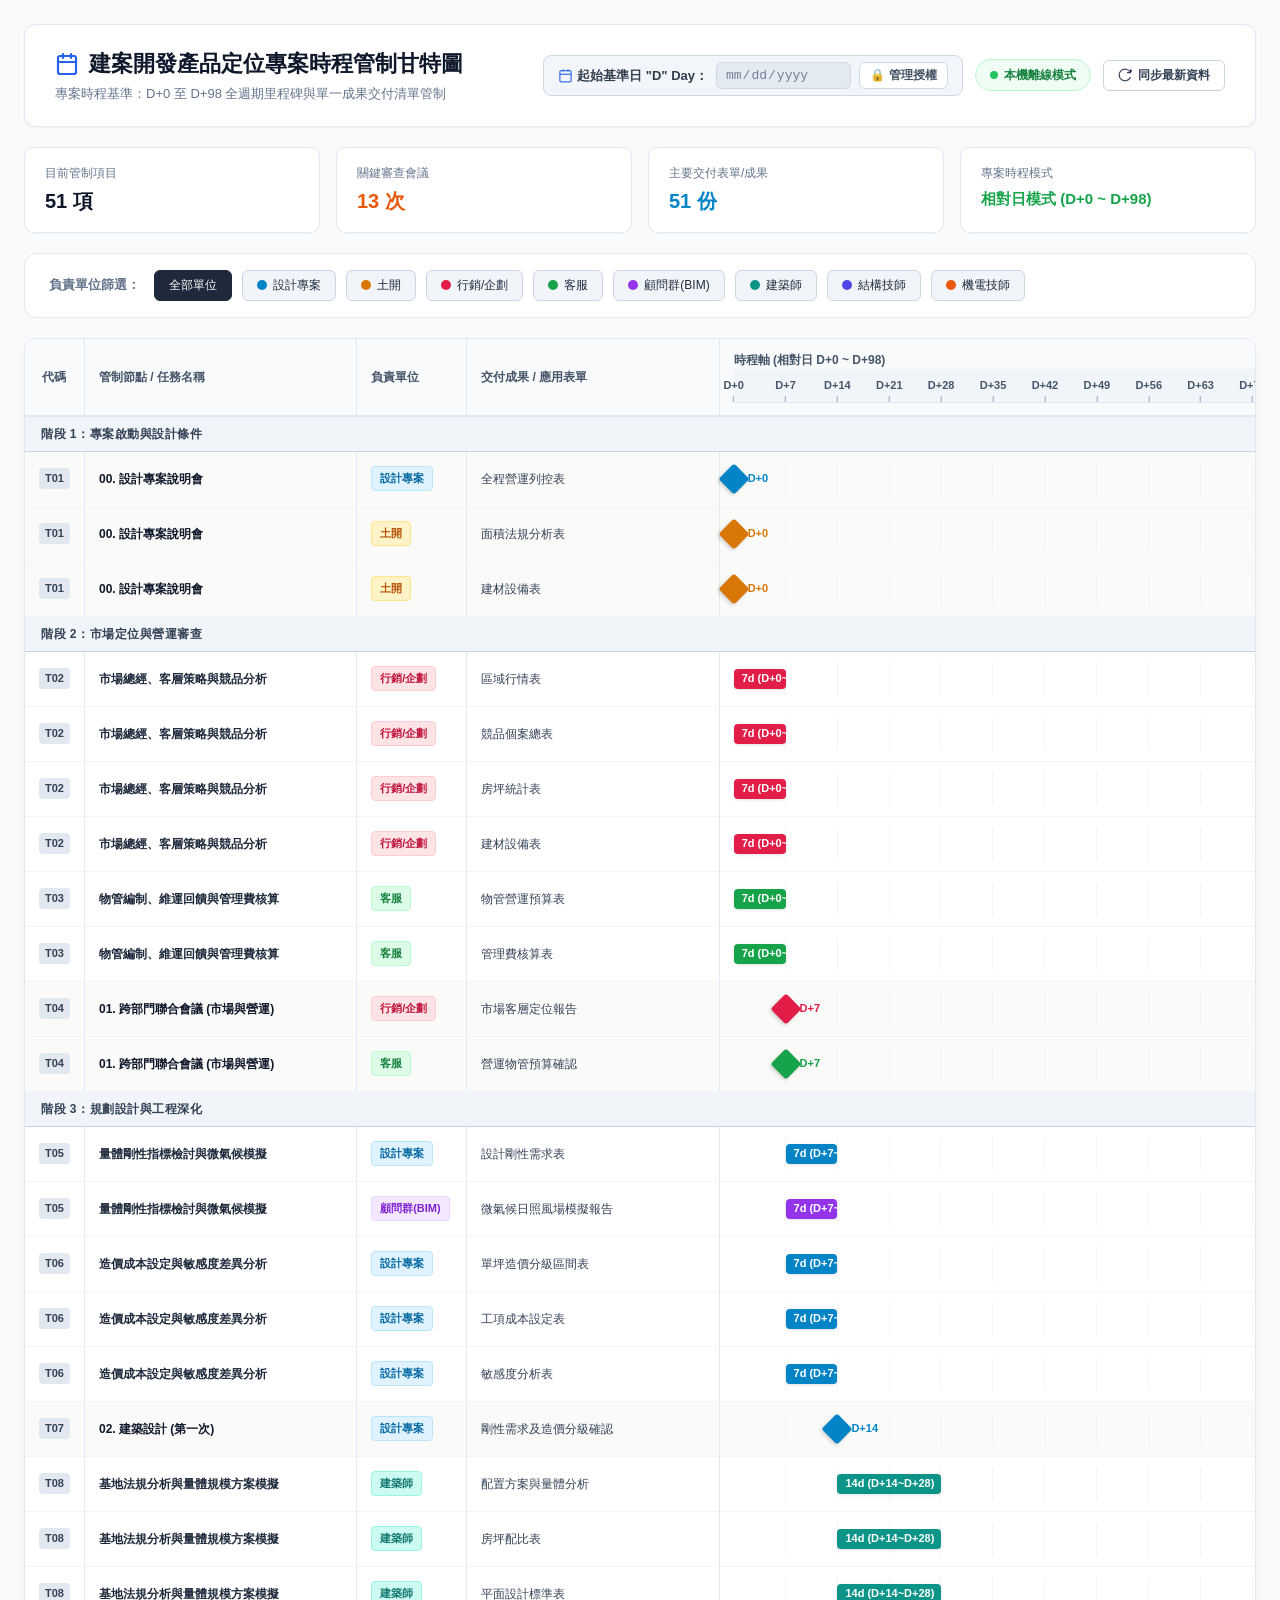
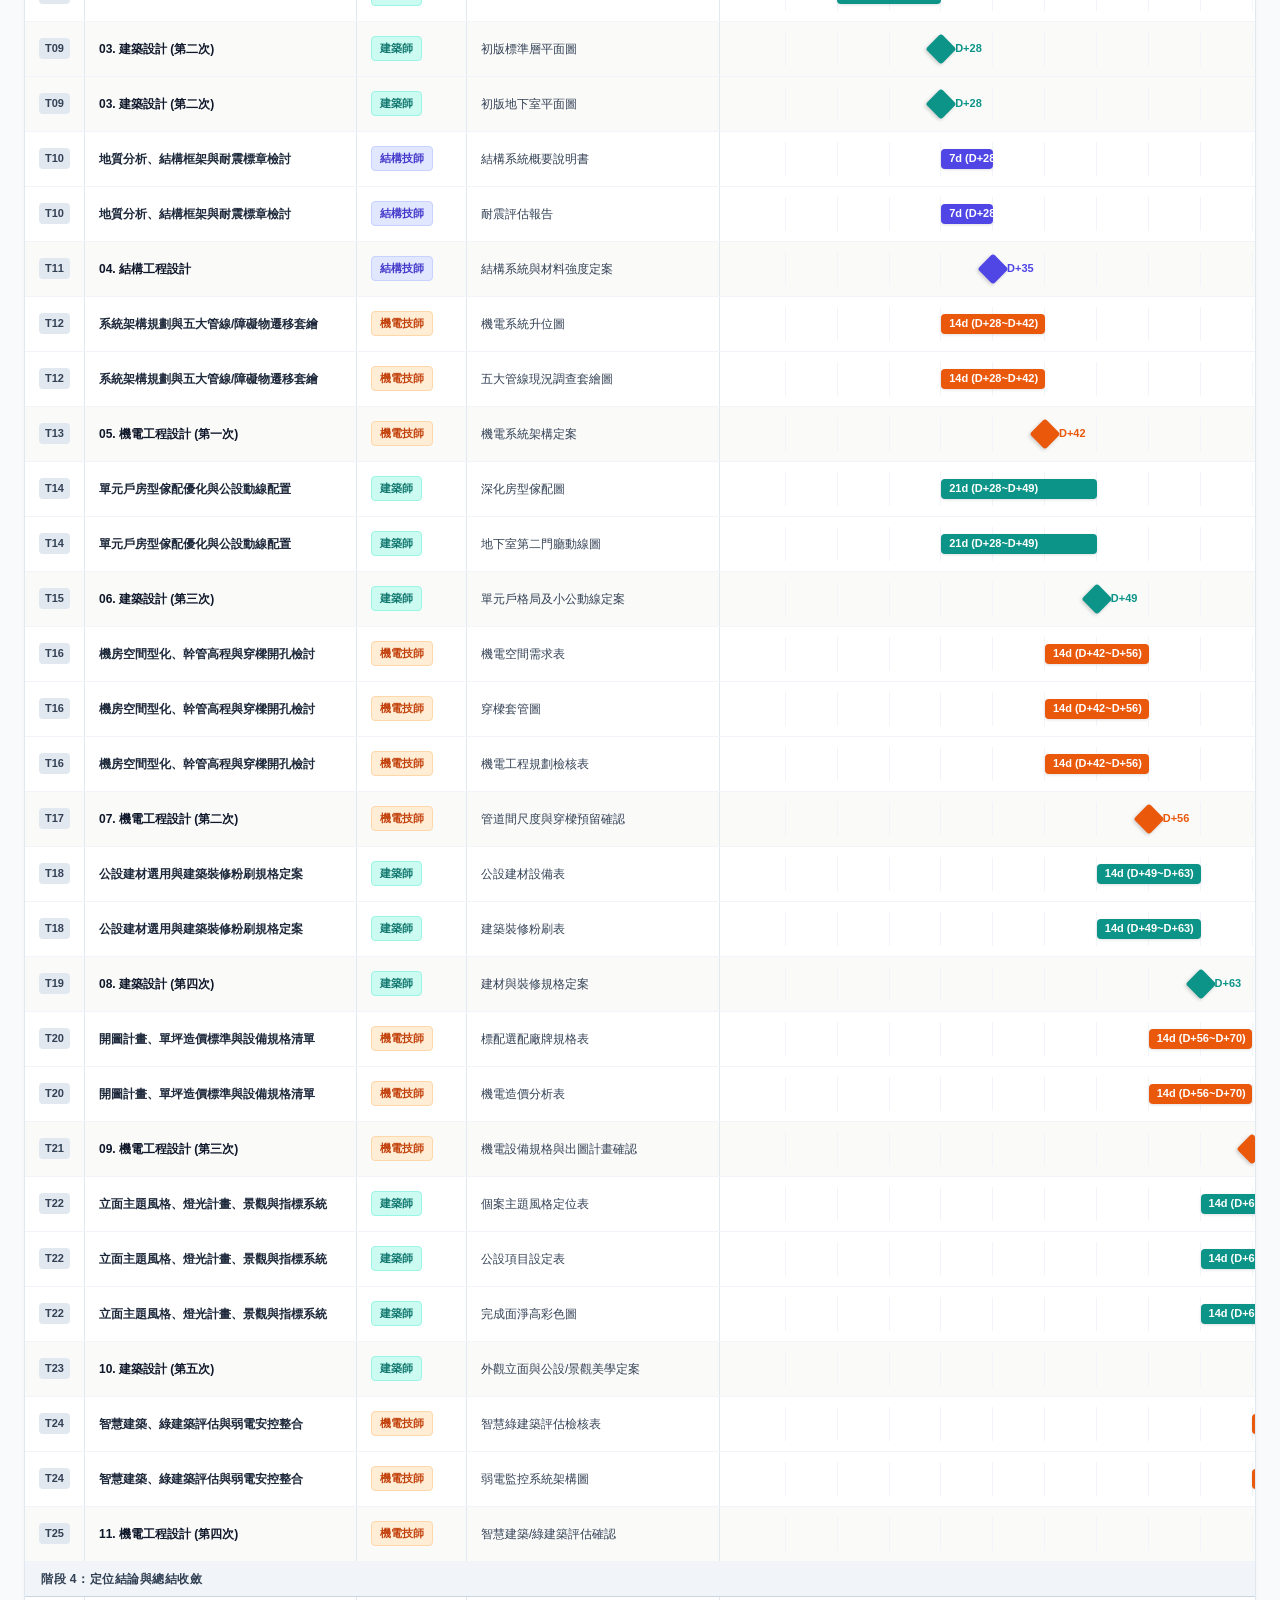
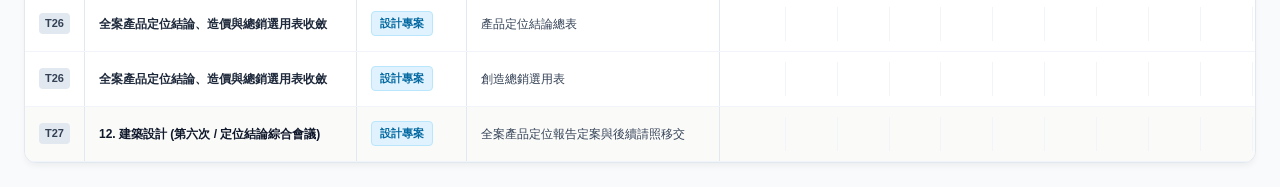
<file: 建築專案時程gemini-code-1787150139770.html>
<!DOCTYPE html>
<html lang="zh-TW">
<head>
  <meta charset="UTF-8">
  <meta name="viewport" content="width=device-width, initial-scale=1.0">
  <title>建案開發產品定位專案時程管制甘特圖 (GAS 雙向讀寫安全版)</title>
  <style>
    :root {
      --bg-primary: #f8fafc;
      --bg-card: #ffffff;
      --border-color: #e2e8f0;
      --text-main: #1e293b;
      --text-muted: #64748b;
      --primary: #2563eb;
      
      /* 8大專業單位識別色 */
      --color-design: #0284c7;    /* 設計專案: 湛藍 */
      --color-land: #d97706;      /* 土開: 琥珀橘 */
      --color-marketing: #e11d48; /* 行銷/企劃: 玫瑰紅 */
      --color-service: #16a34a;   /* 客服: 翠綠 */
      --color-bim: #9333ea;       /* 顧問群(BIM): 紫色 */
      --color-architect: #0d9488; /* 建築師: 藍綠/青色 */
      --color-structure: #4f46e5; /* 結構技師: 靛青 */
      --color-mep: #ea580c;       /* 機電技師: 橙紅 */
    }

    * { box-sizing: border-box; margin: 0; padding: 0; }

    body {
      font-family: -apple-system, BlinkMacSystemFont, "Segoe UI", Roboto, "Helvetica Neue", Arial, "Noto Sans TC", sans-serif;
      background-color: var(--bg-primary);
      color: var(--text-main);
      padding: 24px;
      line-height: 1.5;
    }

    .container { max-width: 1680px; margin: 0 auto; }

    .header {
      background: var(--bg-card);
      padding: 22px 30px;
      border-radius: 12px;
      box-shadow: 0 1px 3px rgba(0,0,0,0.05);
      border: 1px solid var(--border-color);
      margin-bottom: 20px;
      display: flex;
      flex-wrap: wrap;
      justify-content: space-between;
      align-items: center;
      gap: 16px;
    }

    .header-title h1 {
      font-size: 22px;
      font-weight: 700;
      color: #0f172a;
      display: flex;
      align-items: center;
      gap: 10px;
    }

    .header-title p {
      font-size: 13px;
      color: var(--text-muted);
      margin-top: 4px;
    }

    .header-controls {
      display: flex;
      flex-wrap: wrap;
      align-items: center;
      gap: 12px;
    }

    /* 基準日控制盒與權限鎖定 */
    .date-picker-box {
      display: inline-flex;
      align-items: center;
      gap: 8px;
      background: #f8fafc;
      padding: 6px 14px;
      border-radius: 8px;
      border: 1px solid #cbd5e1;
      transition: all 0.2s ease;
    }

    .date-picker-box.locked {
      background: #f1f5f9;
      opacity: 0.9;
    }

    .date-picker-box label {
      font-size: 13px;
      font-weight: 700;
      color: #1e293b;
      display: flex;
      align-items: center;
      gap: 4px;
    }

    .date-input {
      border: 1px solid #cbd5e1;
      border-radius: 6px;
      padding: 4px 8px;
      font-size: 13px;
      font-weight: 500;
      color: #0f172a;
      background: #ffffff;
      outline: none;
      cursor: pointer;
    }

    .date-input:disabled {
      background: #e2e8f0;
      color: #64748b;
      cursor: not-allowed;
    }

    .btn-auth-toggle {
      background: #ffffff;
      border: 1px solid #cbd5e1;
      padding: 4px 10px;
      border-radius: 6px;
      font-size: 12px;
      font-weight: 600;
      color: #334155;
      cursor: pointer;
      display: inline-flex;
      align-items: center;
      gap: 4px;
      transition: all 0.15s ease;
    }

    .btn-auth-toggle:hover { background: #e2e8f0; }
    .btn-auth-toggle.authorized {
      background: #eff6ff;
      color: #2563eb;
      border-color: #bfdbfe;
    }

    .btn-clear-date {
      background: transparent;
      border: none;
      font-size: 12px;
      color: #64748b;
      cursor: pointer;
      padding: 2px 6px;
      border-radius: 4px;
      text-decoration: underline;
    }

    .btn-clear-date:disabled { display: none; }
    .btn-clear-date:hover { color: #ef4444; }

    .sync-badge {
      display: inline-flex;
      align-items: center;
      gap: 6px;
      background: #f0fdf4;
      color: #15803d;
      font-size: 12px;
      font-weight: 600;
      padding: 6px 14px;
      border-radius: 20px;
      border: 1px solid #bbf7d0;
    }

    .sync-dot {
      width: 8px;
      height: 8px;
      border-radius: 50%;
      background: #22c55e;
      display: inline-block;
      animation: pulse 2s infinite;
    }

    @keyframes pulse {
      0% { opacity: 1; transform: scale(1); }
      50% { opacity: 0.4; transform: scale(1.2); }
      100% { opacity: 1; transform: scale(1); }
    }

    .btn-reload {
      background: #ffffff;
      border: 1px solid #cbd5e1;
      padding: 6px 14px;
      border-radius: 6px;
      font-size: 12px;
      font-weight: 600;
      color: #334155;
      cursor: pointer;
      display: inline-flex;
      align-items: center;
      gap: 6px;
      transition: all 0.15s ease;
    }

    .btn-reload:hover { background: #f1f5f9; color: #0f172a; }

    .stats-row {
      display: grid;
      grid-template-columns: repeat(auto-fit, minmax(180px, 1fr));
      gap: 16px;
      margin-bottom: 20px;
    }

    .stat-card {
      background: var(--bg-card);
      padding: 16px 20px;
      border-radius: 10px;
      border: 1px solid var(--border-color);
      box-shadow: 0 1px 2px rgba(0,0,0,0.03);
    }

    .stat-card .label { font-size: 12px; color: var(--text-muted); font-weight: 500; }
    .stat-card .value { font-size: 20px; font-weight: 700; color: #0f172a; margin-top: 4px; }

    .control-panel {
      background: var(--bg-card);
      padding: 16px 24px;
      border-radius: 12px;
      border: 1px solid var(--border-color);
      margin-bottom: 20px;
      display: flex;
      flex-direction: column;
      gap: 14px;
    }

    .filter-group {
      display: flex;
      flex-wrap: wrap;
      align-items: center;
      gap: 10px;
    }

    .filter-label {
      font-size: 13px;
      font-weight: 600;
      color: var(--text-muted);
      margin-right: 4px;
    }

    .filter-btn {
      background: #f1f5f9;
      border: 1px solid #cbd5e1;
      padding: 6px 14px;
      border-radius: 6px;
      font-size: 12px;
      font-weight: 500;
      color: var(--text-main);
      cursor: pointer;
      transition: all 0.15s ease;
      display: inline-flex;
      align-items: center;
      gap: 6px;
    }

    .filter-btn:hover { background: #e2e8f0; }
    .filter-btn.active { background: #1e293b; color: #ffffff; border-color: #1e293b; }
    .legend-indicator { width: 10px; height: 10px; border-radius: 50%; display: inline-block; }

    .gantt-wrapper {
      background: var(--bg-card);
      border-radius: 12px;
      border: 1px solid var(--border-color);
      box-shadow: 0 4px 6px -1px rgba(0,0,0,0.05);
      overflow: hidden;
      position: relative;
      min-height: 300px;
    }

    .gantt-scroll-container { overflow-x: auto; max-width: 100%; }
    .gantt-table { width: 100%; border-collapse: collapse; min-width: 1450px; }

    .gantt-header-row th {
      background: #f8fafc;
      padding: 12px 14px;
      font-size: 12px;
      font-weight: 600;
      color: #475569;
      border-bottom: 2px solid var(--border-color);
      border-right: 1px solid var(--border-color);
      text-align: left;
      position: sticky;
      top: 0;
      z-index: 10;
    }

    .col-id { width: 55px; text-align: center !important; }
    .col-task { width: 280px; }
    .col-owner { width: 110px; }
    .col-deliverable { width: 260px; }
    .col-timeline { width: 780px; }

    .timeline-ruler {
      position: relative;
      height: 34px;
      background: #f1f5f9;
      border-bottom: 1px solid var(--border-color);
      font-size: 11px;
      color: #475569;
      font-weight: 600;
    }

    .ruler-mark {
      position: absolute;
      top: 0;
      bottom: 0;
      transform: translateX(-50%);
      display: flex;
      flex-direction: column;
      align-items: center;
      justify-content: center;
      white-space: nowrap;
    }

    .ruler-mark::after {
      content: "";
      position: absolute;
      bottom: 0;
      width: 1px;
      height: 6px;
      background: #94a3b8;
    }

    .section-header-row td {
      background: #f1f5f9;
      padding: 8px 16px;
      font-size: 12px;
      font-weight: 700;
      color: #334155;
      border-top: 1px solid #cbd5e1;
      border-bottom: 1px solid #cbd5e1;
      letter-spacing: 0.5px;
    }

    .gantt-row { transition: background-color 0.15s ease; }
    .gantt-row:hover { background-color: #f8fafc; }
    .gantt-row td {
      padding: 10px 14px;
      font-size: 12px;
      border-bottom: 1px solid #f1f5f9;
      border-right: 1px solid var(--border-color);
      vertical-align: middle;
    }

    .task-id-badge {
      display: inline-block;
      padding: 2px 6px;
      border-radius: 4px;
      font-weight: 700;
      font-size: 11px;
      background: #e2e8f0;
      color: #334155;
    }

    .task-title { font-weight: 600; color: #1e293b; }
    .milestone-row { background-color: #fafaf9; }
    .milestone-row .task-title { color: #0f172a; font-weight: 700; }

    .owner-tag {
      display: inline-block;
      padding: 3px 8px;
      border-radius: 4px;
      font-size: 11px;
      font-weight: 600;
      white-space: nowrap;
    }

    .deliverable-text { color: #334155; font-size: 12px; line-height: 1.4; }

    .timeline-track {
      position: relative;
      height: 34px;
      width: 100%;
      background: repeating-linear-gradient(
        to right,
        transparent 0%,
        transparent calc((100% / 14) - 1px),
        #f1f5f9 calc((100% / 14) - 1px),
        #f1f5f9 calc(100% / 14)
      );
    }

    .task-bar {
      position: absolute;
      top: 7px;
      height: 20px;
      border-radius: 4px;
      box-shadow: 0 1px 3px rgba(0,0,0,0.12);
      display: flex;
      align-items: center;
      padding: 0 8px;
      color: #ffffff;
      font-size: 11px;
      font-weight: 600;
      white-space: nowrap;
      cursor: pointer;
      transition: transform 0.1s ease, filter 0.15s ease;
      z-index: 2;
    }

    .task-bar:hover { transform: scaleY(1.15); filter: brightness(1.08); z-index: 5; }

    .milestone-marker {
      position: absolute;
      top: 6px;
      width: 22px;
      height: 22px;
      transform: translateX(-50%) rotate(45deg);
      border-radius: 3px;
      box-shadow: 0 2px 4px rgba(0,0,0,0.18);
      cursor: pointer;
      transition: transform 0.15s ease;
      z-index: 3;
    }

    .milestone-marker:hover { transform: translateX(-50%) rotate(45deg) scale(1.25); z-index: 6; }

    .milestone-label {
      position: absolute;
      top: 8px;
      font-size: 11px;
      font-weight: 700;
      white-space: nowrap;
      pointer-events: none;
      z-index: 4;
    }

    .owner-design { background: #e0f2fe; color: #0369a1; border: 1px solid #bae6fd; }
    .bar-design { background: #0284c7; }
    .owner-land { background: #fef3c7; color: #b45309; border: 1px solid #fde68a; }
    .bar-land { background: #d97706; }
    .owner-marketing { background: #ffe4e6; color: #be123c; border: 1px solid #fecdd3; }
    .bar-marketing { background: #e11d48; }
    .owner-service { background: #dcfce7; color: #15803d; border: 1px solid #bbf7d0; }
    .bar-service { background: #16a34a; }
    .owner-bim { background: #f3e8ff; color: #7e22ce; border: 1px solid #e9d5ff; }
    .bar-bim { background: #9333ea; }
    .owner-architect { background: #ccfbf1; color: #0f766e; border: 1px solid #99f6e4; }
    .bar-architect { background: #0d9488; }
    .owner-structure { background: #e0e7ff; color: #4338ca; border: 1px solid #c7d2fe; }
    .bar-structure { background: #4f46e5; }
    .owner-mep { background: #ffedd5; color: #c2410c; border: 1px solid #fed7aa; }
    .bar-mep { background: #ea580c; }
    .owner-default { background: #f1f5f9; color: #475569; border: 1px solid #cbd5e1; }
    .bar-default { background: #64748b; }

    #loading-overlay {
      position: absolute;
      top: 0; left: 0; right: 0; bottom: 0;
      background: rgba(255,255,255,0.9);
      display: none;
      flex-direction: column;
      align-items: center;
      justify-content: center;
      z-index: 50;
      gap: 12px;
      font-size: 14px;
      font-weight: 600;
      color: #334155;
    }

    .spinner {
      width: 36px; height: 36px;
      border: 3px solid #e2e8f0;
      border-top: 3px solid #2563eb;
      border-radius: 50%;
      animation: spin 0.8s linear infinite;
    }

    @keyframes spin { 0% { transform: rotate(0deg); } 100% { transform: rotate(360deg); } }

    #tooltip {
      position: fixed;
      background: rgba(15, 23, 42, 0.95);
      backdrop-filter: blur(4px);
      color: #ffffff;
      padding: 12px 16px;
      border-radius: 8px;
      font-size: 12px;
      line-height: 1.5;
      box-shadow: 0 10px 25px -5px rgba(0,0,0,0.3);
      pointer-events: none;
      z-index: 1000;
      display: none;
      max-width: 320px;
      border: 1px solid #334155;
    }

    #tooltip .tt-title {
      font-weight: 700;
      font-size: 13px;
      color: #60a5fa;
      margin-bottom: 6px;
      border-bottom: 1px solid #334155;
      padding-bottom: 4px;
    }

    #tooltip .tt-row { margin-bottom: 3px; }
    #tooltip .tt-label { color: #94a3b8; }
  </style>
</head>
<body>

<div class="container">
  <div class="header">
    <div class="header-title">
      <h1>
        <svg width="24" height="24" viewBox="0 0 24 24" fill="none" stroke="#2563eb" stroke-width="2.2" stroke-linecap="round" stroke-linejoin="round">
          <rect x="3" y="4" width="18" height="18" rx="2" ry="2"></rect>
          <line x1="16" y1="2" x2="16" y2="6"></line>
          <line x1="8" y1="2" x2="8" y2="6"></line>
          <line x1="3" y1="10" x2="21" y2="10"></line>
        </svg>
        建案開發產品定位專案時程管制甘特圖
      </h1>
      <p id="header-subtitle">專案時程基準：D+0 至 D+98 全週期里程碑與單一成果交付清單管制</p>
    </div>

    <div class="header-controls">
      <!-- 專案基準日設定器 (安全鎖定與 localStorage 存取) -->
      <div class="date-picker-box locked" id="date-picker-box">
        <label for="base-date-input">
          <svg width="15" height="15" viewBox="0 0 24 24" fill="none" stroke="#2563eb" stroke-width="2"><rect x="3" y="4" width="18" height="18" rx="2" ry="2"/><line x1="16" y1="2" x2="16" y2="6"/><line x1="8" y1="2" x2="8" y2="6"/><line x1="3" y1="10" x2="21" y2="10"/></svg>
          起始基準日 "D" Day：
        </label>
        <input type="date" id="base-date-input" class="date-input" disabled title="需點擊管理授權輸入密碼後方可修改">
        <button class="btn-clear-date" id="btn-clear-date" onclick="clearBaseDate()" disabled title="清除日期，恢復為純相對日 D 顯示">清除</button>
        <button class="btn-auth-toggle" id="btn-auth-toggle" onclick="toggleAuth()">
          <span id="auth-icon">🔒</span> <span id="auth-text">管理授權</span>
        </button>
      </div>

      <div class="sync-badge" id="sync-badge-container">
        <span class="sync-dot"></span>
        <span id="sync-status-label">雲端連線中</span>
      </div>
      <button class="btn-reload" onclick="loadDataFromSheets(true)">
        <svg width="14" height="14" viewBox="0 0 24 24" fill="none" stroke="currentColor" stroke-width="2"><path d="M21.5 2v6h-6M21.34 15.57a10 10 0 1 1-.57-8.38l5.67-5.67"/></svg>
        同步最新資料
      </button>
    </div>
  </div>

  <div class="stats-row">
    <div class="stat-card">
      <div class="label">目前管制項目</div>
      <div class="value" id="stat-total-rows">51 項</div>
    </div>
    <div class="stat-card">
      <div class="label">關鍵審查會議</div>
      <div class="value" style="color: #ea580c;" id="stat-total-milestones">13 次</div>
    </div>
    <div class="stat-card">
      <div class="label">主要交付表單/成果</div>
      <div class="value" style="color: #0284c7;" id="stat-total-deliverables">51 份</div>
    </div>
    <div class="stat-card">
      <div class="label">專案時程模式</div>
      <div class="value" style="color: #16a34a; font-size: 15px; margin-top: 6px;" id="stat-date-mode">相對日模式 (D+X)</div>
    </div>
  </div>

  <div class="control-panel">
    <div class="filter-group" id="filter-container">
      <span class="filter-label">負責單位篩選：</span>
      <button class="filter-btn active" data-owner="all">全部單位</button>
    </div>
  </div>

  <div class="gantt-wrapper">
    <div id="loading-overlay">
      <div class="spinner"></div>
      <div id="loading-text">正在向 Google Sheets 請求最新資料...</div>
    </div>

    <div class="gantt-scroll-container">
      <table class="gantt-table">
        <thead>
          <tr class="gantt-header-row">
            <th class="col-id">代碼</th>
            <th class="col-task">管制節點 / 任務名稱</th>
            <th class="col-owner">負責單位</th>
            <th class="col-deliverable">交付成果 / 應用表單</th>
            <th class="col-timeline" id="timeline-header-title">
              時程軸 (相對日 D+0 ~ D+98)
              <div class="timeline-ruler" id="ruler-container"></div>
            </th>
          </tr>
        </thead>
        <tbody id="gantt-tbody"></tbody>
      </table>
    </div>
  </div>
</div>

<div id="tooltip">
  <div class="tt-title" id="tt-title"></div>
  <div class="tt-row"><span class="tt-label">所屬階段：</span><span id="tt-section"></span></div>
  <div class="tt-row"><span class="tt-label">負責單位：</span><span id="tt-owner"></span></div>
  <div class="tt-row"><span class="tt-label">時程期間：</span><span id="tt-period"></span></div>
  <div class="tt-row"><span class="tt-label">前置相依：</span><span id="tt-deps"></span></div>
  <div class="tt-row" style="margin-top: 6px; padding-top: 4px; border-top: 1px dashed #475569;">
    <span class="tt-label">交付表單/成果：</span><br>
    <span id="tt-deliverable" style="color: #38bdf8; font-weight: 500;"></span>
  </div>
</div>

<script>
// 本地標準資料庫[cite: 5]
const fallbackData = [
  { id: "T01", name: "00. 設計專案說明會", section: "階段 1：專案啟動與設計條件", owner: "設計專案", start: 0, end: 0, duration: 0, type: "milestone", deps: "-", deliverable: "全程營運列控表" },
  { id: "T01", name: "00. 設計專案說明會", section: "階段 1：專案啟動與設計條件", owner: "土開", start: 0, end: 0, duration: 0, type: "milestone", deps: "-", deliverable: "面積法規分析表" },
  { id: "T01", name: "00. 設計專案說明會", section: "階段 1：專案啟動與設計條件", owner: "土開", start: 0, end: 0, duration: 0, type: "milestone", deps: "-", deliverable: "建材設備表" },
  { id: "T02", name: "市場總經、客層策略與競品分析", section: "階段 2：市場定位與營運審查", owner: "行銷/企劃", start: 0, end: 7, duration: 7, type: "task", deps: "T01", deliverable: "區域行情表" },
  { id: "T02", name: "市場總經、客層策略與競品分析", section: "階段 2：市場定位與營運審查", owner: "行銷/企劃", start: 0, end: 7, duration: 7, type: "task", deps: "T01", deliverable: "競品個案總表" },
  { id: "T02", name: "市場總經、客層策略與競品分析", section: "階段 2：市場定位與營運審查", owner: "行銷/企劃", start: 0, end: 7, duration: 7, type: "task", deps: "T01", deliverable: "房坪統計表" },
  { id: "T02", name: "市場總經、客層策略與競品分析", section: "階段 2：市場定位與營運審查", owner: "行銷/企劃", start: 0, end: 7, duration: 7, type: "task", deps: "T01", deliverable: "建材設備表" },
  { id: "T03", name: "物管編制、維運回饋與管理費核算", section: "階段 2：市場定位與營運審查", owner: "客服", start: 0, end: 7, duration: 7, type: "task", deps: "T01", deliverable: "物管營運預算表" },
  { id: "T03", name: "物管編制、維運回饋與管理費核算", section: "階段 2：市場定位與營運審查", owner: "客服", start: 0, end: 7, duration: 7, type: "task", deps: "T01", deliverable: "管理費核算表" },
  { id: "T04", name: "01. 跨部門聯合會議 (市場與營運)", section: "階段 2：市場定位與營運審查", owner: "行銷/企劃", start: 7, end: 7, duration: 0, type: "milestone", deps: "T02, T03", deliverable: "市場客層定位報告" },
  { id: "T04", name: "01. 跨部門聯合會議 (市場與營運)", section: "階段 2：市場定位與營運審查", owner: "客服", start: 7, end: 7, duration: 0, type: "milestone", deps: "T02, T03", deliverable: "營運物管預算確認" },
  { id: "T05", name: "量體剛性指標檢討與微氣候模擬", section: "階段 3：規劃設計與工程深化", owner: "設計專案", start: 7, end: 14, duration: 7, type: "task", deps: "T04", deliverable: "設計剛性需求表" },
  { id: "T05", name: "量體剛性指標檢討與微氣候模擬", section: "階段 3：規劃設計與工程深化", owner: "顧問群(BIM)", start: 7, end: 14, duration: 7, type: "task", deps: "T04", deliverable: "微氣候日照風場模擬報告" },
  { id: "T06", name: "造價成本設定與敏感度差異分析", section: "階段 3：規劃設計與工程深化", owner: "設計專案", start: 7, end: 14, duration: 7, type: "task", deps: "T04", deliverable: "單坪造價分級區間表" },
  { id: "T06", name: "造價成本設定與敏感度差異分析", section: "階段 3：規劃設計與工程深化", owner: "設計專案", start: 7, end: 14, duration: 7, type: "task", deps: "T04", deliverable: "工項成本設定表" },
  { id: "T06", name: "造價成本設定與敏感度差異分析", section: "階段 3：規劃設計與工程深化", owner: "設計專案", start: 7, end: 14, duration: 7, type: "task", deps: "T04", deliverable: "敏感度分析表" },
  { id: "T07", name: "02. 建築設計 (第一次)", section: "階段 3：規劃設計與工程深化", owner: "設計專案", start: 14, end: 14, duration: 0, type: "milestone", deps: "T05, T06", deliverable: "剛性需求及造價分級確認" },
  { id: "T08", name: "基地法規分析與量體規模方案模擬", section: "階段 3：規劃設計與工程深化", owner: "建築師", start: 14, end: 28, duration: 14, type: "task", deps: "T07", deliverable: "配置方案與量體分析" },
  { id: "T08", name: "基地法規分析與量體規模方案模擬", section: "階段 3：規劃設計與工程深化", owner: "建築師", start: 14, end: 28, duration: 14, type: "task", deps: "T07", deliverable: "房坪配比表" },
  { id: "T08", name: "基地法規分析與量體規模方案模擬", section: "階段 3：規劃設計與工程深化", owner: "建築師", start: 14, end: 28, duration: 14, type: "task", deps: "T07", deliverable: "平面設計標準表" },
  { id: "T09", name: "03. 建築設計 (第二次)", section: "階段 3：規劃設計與工程深化", owner: "建築師", start: 28, end: 28, duration: 0, type: "milestone", deps: "T08", deliverable: "初版標準層平面圖" },
  { id: "T09", name: "03. 建築設計 (第二次)", section: "階段 3：規劃設計與工程深化", owner: "建築師", start: 28, end: 28, duration: 0, type: "milestone", deps: "T08", deliverable: "初版地下室平面圖" },
  { id: "T10", name: "地質分析、結構框架與耐震標章檢討", section: "階段 3：規劃設計與工程深化", owner: "結構技師", start: 28, end: 35, duration: 7, type: "task", deps: "T09", deliverable: "結構系統概要說明書" },
  { id: "T10", name: "地質分析、結構框架與耐震標章檢討", section: "階段 3：規劃設計與工程深化", owner: "結構技師", start: 28, end: 35, duration: 7, type: "task", deps: "T09", deliverable: "耐震評估報告" },
  { id: "T11", name: "04. 結構工程設計", section: "階段 3：規劃設計與工程深化", owner: "結構技師", start: 35, end: 35, duration: 0, type: "milestone", deps: "T10", deliverable: "結構系統與材料強度定案" },
  { id: "T12", name: "系統架構規劃與五大管線/障礙物遷移套繪", section: "階段 3：規劃設計與工程深化", owner: "機電技師", start: 28, end: 42, duration: 14, type: "task", deps: "T09", deliverable: "機電系統升位圖" },
  { id: "T12", name: "系統架構規劃與五大管線/障礙物遷移套繪", section: "階段 3：規劃設計與工程深化", owner: "機電技師", start: 28, end: 42, duration: 14, type: "task", deps: "T09", deliverable: "五大管線現況調查套繪圖" },
  { id: "T13", name: "05. 機電工程設計 (第一次)", section: "階段 3：規劃設計與工程深化", owner: "機電技師", start: 42, end: 42, duration: 0, type: "milestone", deps: "T12", deliverable: "機電系統架構定案" },
  { id: "T14", name: "單元戶房型傢配優化與公設動線配置", section: "階段 3：規劃設計與工程深化", owner: "建築師", start: 28, end: 49, duration: 21, type: "task", deps: "T09, T04", deliverable: "深化房型傢配圖" },
  { id: "T14", name: "單元戶房型傢配優化與公設動線配置", section: "階段 3：規劃設計與工程深化", owner: "建築師", start: 28, end: 49, duration: 21, type: "task", deps: "T09, T04", deliverable: "地下室第二門廳動線圖" },
  { id: "T15", name: "06. 建築設計 (第三次)", section: "階段 3：規劃設計與工程深化", owner: "建築師", start: 49, end: 49, duration: 0, type: "milestone", deps: "T14", deliverable: "單元戶格局及小公動線定案" },
  { id: "T16", name: "機房空間型化、幹管高程與穿樑開孔檢討", section: "階段 3：規劃設計與工程深化", owner: "機電技師", start: 42, end: 56, duration: 14, type: "task", deps: "T13, T11", deliverable: "機電空間需求表" },
  { id: "T16", name: "機房空間型化、幹管高程與穿樑開孔檢討", section: "階段 3：規劃設計與工程深化", owner: "機電技師", start: 42, end: 56, duration: 14, type: "task", deps: "T13, T11", deliverable: "穿樑套管圖" },
  { id: "T16", name: "機房空間型化、幹管高程與穿樑開孔檢討", section: "階段 3：規劃設計與工程深化", owner: "機電技師", start: 42, end: 56, duration: 14, type: "task", deps: "T13, T11", deliverable: "機電工程規劃檢核表" },
  { id: "T17", name: "07. 機電工程設計 (第二次)", section: "階段 3：規劃設計與工程深化", owner: "機電技師", start: 56, end: 56, duration: 0, type: "milestone", deps: "T16", deliverable: "管道間尺度與穿樑預留確認" },
  { id: "T18", name: "公設建材選用與建築裝修粉刷規格定案", section: "階段 3：規劃設計與工程深化", owner: "建築師", start: 49, end: 63, duration: 14, type: "task", deps: "T15", deliverable: "公設建材設備表" },
  { id: "T18", name: "公設建材選用與建築裝修粉刷規格定案", section: "階段 3：規劃設計與工程深化", owner: "建築師", start: 49, end: 63, duration: 14, type: "task", deps: "T15", deliverable: "建築裝修粉刷表" },
  { id: "T19", name: "08. 建築設計 (第四次)", section: "階段 3：規劃設計與工程深化", owner: "建築師", start: 63, end: 63, duration: 0, type: "milestone", deps: "T18", deliverable: "建材與裝修規格定案" },
  { id: "T20", name: "開圖計畫、單坪造價標準與設備規格清單", section: "階段 3：規劃設計與工程深化", owner: "機電技師", start: 56, end: 70, duration: 14, type: "task", deps: "T17", deliverable: "標配選配廠牌規格表" },
  { id: "T20", name: "開圖計畫、單坪造價標準與設備規格清單", section: "階段 3：規劃設計與工程深化", owner: "機電技師", start: 56, end: 70, duration: 14, type: "task", deps: "T17", deliverable: "機電造價分析表" },
  { id: "T21", name: "09. 機電工程設計 (第三次)", section: "階段 3：規劃設計與工程深化", owner: "機電技師", start: 70, end: 70, duration: 0, type: "milestone", deps: "T20", deliverable: "機電設備規格與出圖計畫確認" },
  { id: "T22", name: "立面主題風格、燈光計畫、景觀與指標系統", section: "階段 3：規劃設計與工程深化", owner: "建築師", start: 63, end: 77, duration: 14, type: "task", deps: "T19", deliverable: "個案主題風格定位表" },
  { id: "T22", name: "立面主題風格、燈光計畫、景觀與指標系統", section: "階段 3：規劃設計與工程深化", owner: "建築師", start: 63, end: 77, duration: 14, type: "task", deps: "T19", deliverable: "公設項目設定表" },
  { id: "T22", name: "立面主題風格、燈光計畫、景觀與指標系統", section: "階段 3：規劃設計與工程深化", owner: "建築師", start: 63, end: 77, duration: 14, type: "task", deps: "T19", deliverable: "完成面淨高彩色圖" },
  { id: "T23", name: "10. 建築設計 (第五次)", section: "階段 3：規劃設計與工程深化", owner: "建築師", start: 77, end: 77, duration: 0, type: "milestone", deps: "T22", deliverable: "外觀立面與公設/景觀美學定案" },
  { id: "T24", name: "智慧建築、綠建築評估與弱電安控整合", section: "階段 3：規劃設計與工程深化", owner: "機電技師", start: 70, end: 84, duration: 14, type: "task", deps: "T21", deliverable: "智慧綠建築評估檢核表" },
  { id: "T24", name: "智慧建築、綠建築評估與弱電安控整合", section: "階段 3：規劃設計與工程深化", owner: "機電技師", start: 70, end: 84, duration: 14, type: "task", deps: "T21", deliverable: "弱電監控系統架構圖" },
  { id: "T25", name: "11. 機電工程設計 (第四次)", section: "階段 3：規劃設計與工程深化", owner: "機電技師", start: 84, end: 84, duration: 0, type: "milestone", deps: "T24", deliverable: "智慧建築/綠建築評估確認" },
  { id: "T26", name: "全案產品定位結論、造價與總銷選用表收斂", section: "階段 4：定位結論與總結收斂", owner: "設計專案", start: 84, end: 98, duration: 14, type: "task", deps: "T23, T25", deliverable: "產品定位結論總表" },
  { id: "T26", name: "全案產品定位結論、造價與總銷選用表收斂", section: "階段 4：定位結論與總結收斂", owner: "設計專案", start: 84, end: 98, duration: 14, type: "task", deps: "T23, T25", deliverable: "創造總銷選用表" },
  { id: "T27", name: "12. 建築設計 (第六次 / 定位結論綜合會議)", section: "階段 4：定位結論與總結收斂", owner: "設計專案", start: 98, end: 98, duration: 0, type: "milestone", deps: "T26", deliverable: "全案產品定位報告定案與後續請照移交" }
];

// Google Sheets 發布 CSV 與 Apps Script 執行端點網址
const CSV_URL = "https://docs.google.com/spreadsheets/d/e/2PACX-1vTquwEKsenrjJNqWkqjIYxjQA-37xqwG6jdhWU76_nqUOh9ejn_WKrbdpJNIq8VUTpOZ07LoFG4EFN_/pub?output=csv";
const GAS_API_URL = "https://script.google.com/macros/s/AKfycbxANanQakAzjD8csDMcBFvD1ndEJi5OTNsBM9klRi6uLdDrjDWWq9jFcVJjGyEBWVxUMg/exec";

let globalGanttData = [...fallbackData];
let currentOwnerFilter = "all";
let baseDate = null;
const TOTAL_DAYS = 98;

const ownerClassMap = {
  "設計專案": { tag: "owner-design", bar: "bar-design", hex: "#0284c7" },
  "土開": { tag: "owner-land", bar: "bar-land", hex: "#d97706" },
  "行銷/企劃": { tag: "owner-marketing", bar: "bar-marketing", hex: "#e11d48" },
  "客服": { tag: "owner-service", bar: "bar-service", hex: "#16a34a" },
  "顧問群(BIM)": { tag: "owner-bim", bar: "bar-bim", hex: "#9333ea" },
  "建築師": { tag: "owner-architect", bar: "bar-architect", hex: "#0d9488" },
  "結構技師": { tag: "owner-structure", bar: "bar-structure", hex: "#4f46e5" },
  "機電技師": { tag: "owner-mep", bar: "bar-mep", hex: "#ea580c" }
};

// ==================== 前端本地 localStorage 權限狀態 ====================
function getStoredKey() {
  return localStorage.getItem("gantt_admin_key") || "";
}

function updateAuthUI() {
  const storedKey = getStoredKey();
  const dateInput = document.getElementById("base-date-input");
  const clearBtn = document.getElementById("btn-clear-date");
  const lockBox = document.getElementById("date-picker-box");
  const authBtn = document.getElementById("btn-auth-toggle");
  const authIcon = document.getElementById("auth-icon");
  const authText = document.getElementById("auth-text");

  if (storedKey) {
    dateInput.disabled = false;
    clearBtn.disabled = false;
    lockBox.classList.remove("locked");
    authBtn.classList.add("authorized");
    authIcon.innerText = "🔓";
    authText.innerText = "登出授權";
  } else {
    dateInput.disabled = true;
    clearBtn.disabled = true;
    lockBox.classList.add("locked");
    authBtn.classList.remove("authorized");
    authIcon.innerText = "🔒";
    authText.innerText = "管理授權";
  }
}

function toggleAuth() {
  const currentKey = getStoredKey();
  if (currentKey) {
    if (confirm("是否要清除本機管理授權並登出？")) {
      localStorage.removeItem("gantt_admin_key");
      updateAuthUI();
      alert("已安全登出，回到唯讀模式。");
    }
  } else {
    const inputKey = prompt("請輸入專案管理密鑰以啟用修改權限：");
    if (inputKey) {
      localStorage.setItem("gantt_admin_key", inputKey.trim());
      updateAuthUI();
      alert("密鑰已暫存於此瀏覽器，修改時將由後端 Apps Script 進行核對。");
    }
  }
}

function formatOffsetDate(offsetDay, shortFormat = false) {
  if (!baseDate) return `D+${offsetDay}`;
  const d = new Date(baseDate.getTime());
  d.setDate(d.getDate() + offsetDay);
  const y = d.getFullYear();
  const m = (d.getMonth() + 1).toString().padStart(2, '0');
  const day = d.getDate().toString().padStart(2, '0');
  return shortFormat ? `${m}/${day}` : `${y}/${m}/${day}`;
}

function parseCSV(text) {
  const lines = text.trim().split(/\r?\n/);
  if (lines.length < 2) return [];

  const headers = parseCSVLine(lines[0]);
  const result = [];

  for (let i = 1; i < lines.length; i++) {
    if (!lines[i].trim()) continue;
    const values = parseCSVLine(lines[i]);
    const obj = {};
    headers.forEach((h, idx) => {
      obj[h.trim()] = values[idx] ? values[idx].trim() : "";
    });
    result.push(obj);
  }
  return result;
}

function parseCSVLine(line) {
  const result = [];
  let cur = '';
  let inQuotes = false;
  for (let i = 0; i < line.length; i++) {
    const c = line[i];
    if (c === '"') inQuotes = !inQuotes;
    else if (c === ',' && !inQuotes) { result.push(cur); cur = ''; }
    else cur += c;
  }
  result.push(cur);
  return result;
}

async function fetchWithCORS(url) {
  const proxies = [
    url,
    `https://api.allorigins.win/raw?url=${encodeURIComponent(url)}`,
    `https://corsproxy.io/?${encodeURIComponent(url)}`
  ];

  for (const pUrl of proxies) {
    try {
      const fetchUrl = pUrl.includes('?') ? `${pUrl}&_t=${Date.now()}` : `${pUrl}?_t=${Date.now()}`;
      const res = await fetch(fetchUrl);
      if (res.ok) {
        const text = await res.text();
        if (text && text.includes("start_day")) return text;
      }
    } catch (e) {
      console.warn("Proxy 嘗試失敗:", pUrl, e);
    }
  }
  throw new Error("所有連線通道皆受限");
}

// 方案 A：由 GAS Web App / Google Sheets 同步載入最新資料與 E2 基準日
async function loadDataFromSheets(isManual = false) {
  const overlay = document.getElementById("loading-overlay");
  if (isManual) overlay.style.display = "flex";

  try {
    // 優先向 GAS API 取得 E2 基準日設定
    try {
      const gasRes = await fetch(`${GAS_API_URL}?_t=${Date.now()}`);
      if (gasRes.ok) {
        const gasJson = await gasRes.json();
        if (gasJson && gasJson.baseDate) {
          const [year, month, day] = gasJson.baseDate.split("-").map(Number);
          baseDate = new Date(year, month - 1, day);
          document.getElementById("base-date-input").value = gasJson.baseDate;
        } else {
          baseDate = null;
          document.getElementById("base-date-input").value = "";
        }
      }
    } catch (gasErr) {
      console.warn("讀取 GAS API 基準日失敗，嘗試從 CSV 判斷:", gasErr);
    }

    // 讀取 CSV 資料表內容
    const csvText = await fetchWithCORS(CSV_URL);
    const rawData = parseCSV(csvText);

    if (rawData.length > 0) {
      if (!baseDate) {
        const firstRowVal = rawData[0].start_day;
        if (firstRowVal && isNaN(firstRowVal) && !isNaN(Date.parse(firstRowVal))) {
          const parsedD = new Date(firstRowVal);
          baseDate = parsedD;
          const y = parsedD.getFullYear();
          const m = (parsedD.getMonth() + 1).toString().padStart(2, '0');
          const d = parsedD.getDate().toString().padStart(2, '0');
          document.getElementById("base-date-input").value = `${y}-${m}-${d}`;
        }
      }

      globalGanttData = rawData.map(r => ({
        id: r.id || "",
        name: r.name || "",
        section: r.section || "",
        owner: r.owner || "",
        start: parseInt(r.start_day) || 0,
        end: parseInt(r.end_day) || 0,
        duration: parseInt(r.duration) || 0,
        type: (r.type || "task").toLowerCase(),
        deps: r.dependencies || "-",
        deliverable: r.deliverables || ""
      }));

      document.getElementById("sync-status-label").innerText = "已與雲端同步";
    }
  } catch (err) {
    console.warn("雲端讀取受限，自動切換至內建資料庫渲染:", err);
    document.getElementById("sync-status-label").innerText = "本機離線模式";
    if (isManual) {
      alert("目前處於瀏覽器本地檔案安全限制環境，已為您自動載入內建 51 項標準專案時程資料。");
    }
  } finally {
    overlay.style.display = "none";
    updateStats();
    buildDynamicFilters();
    renderAll();
  }
}

// 方案 B：網頁選擇日期後由後端 Apps Script 核對密鑰並回寫試算表 E2
async function syncDateToGoogleSheets(dateStr) {
  const secretKey = getStoredKey();
  if (!secretKey) {
    alert("請先點擊「管理授權」並輸入正確密鑰！");
    updateAuthUI();
    return;
  }

  document.getElementById("sync-status-label").innerText = "核對密鑰並寫入中...";

  try {
    const res = await fetch(GAS_API_URL, {
      method: "POST",
      headers: { "Content-Type": "text/plain" },
      body: JSON.stringify({ secretKey: secretKey, baseDate: dateStr })
    });

    const result = await res.json();
    if (result.status === "success") {
      document.getElementById("sync-status-label").innerText = "試算表 E2 已同步";
    } else if (result.status === "forbidden") {
      alert("【存取被拒】後端核對密鑰失敗！請確認密鑰是否正確。");
      localStorage.removeItem("gantt_admin_key");
      updateAuthUI();
      document.getElementById("sync-status-label").innerText = "密鑰錯誤";
      loadDataFromSheets(false);
    }
  } catch (e) {
    console.error("寫入請求異常:", e);
    document.getElementById("sync-status-label").innerText = "同步完成";
  }
}

function updateStats() {
  document.getElementById("stat-total-rows").innerText = `${globalGanttData.length} 項`;
  const milestones = new Set(globalGanttData.filter(d => d.type === 'milestone').map(d => d.id)).size;
  document.getElementById("stat-total-milestones").innerText = `${milestones} 次`;
  document.getElementById("stat-total-deliverables").innerText = `${globalGanttData.length} 份`;

  if (baseDate) {
    const startDateStr = formatOffsetDate(0);
    const endDateStr = formatOffsetDate(TOTAL_DAYS);
    document.getElementById("stat-date-mode").innerText = `${startDateStr} ~ ${endDateStr}`;
    document.getElementById("timeline-header-title").innerHTML = `時程軸 (${startDateStr} ~ ${endDateStr})<div class="timeline-ruler" id="ruler-container"></div>`;
  } else {
    document.getElementById("stat-date-mode").innerText = "相對日模式 (D+0 ~ D+98)";
    document.getElementById("timeline-header-title").innerHTML = `時程軸 (相對日 D+0 ~ D+98)<div class="timeline-ruler" id="ruler-container"></div>`;
  }
}

function buildDynamicFilters() {
  const owners = Array.from(new Set(globalGanttData.map(d => d.owner).filter(Boolean)));
  const container = document.getElementById("filter-container");
  
  let html = `<span class="filter-label">負責單位篩選：</span>`;
  html += `<button class="filter-btn ${currentOwnerFilter === 'all' ? 'active' : ''}" data-owner="all">全部單位</button>`;
  
  owners.forEach(owner => {
    const config = ownerClassMap[owner] || { bar: "bar-default" };
    const isActive = currentOwnerFilter === owner ? 'active' : '';
    html += `
      <button class="filter-btn ${isActive}" data-owner="${owner}">
        <span class="legend-indicator ${config.bar}"></span>${owner}
      </button>
    `;
  });
  
  container.innerHTML = html;

  container.querySelectorAll(".filter-btn").forEach(btn => {
    btn.addEventListener("click", () => {
      container.querySelectorAll(".filter-btn").forEach(b => b.classList.remove("active"));
      btn.classList.add("active");
      currentOwnerFilter = btn.getAttribute("data-owner");
      renderGantt(currentOwnerFilter);
    });
  });
}

function initRuler() {
  const ruler = document.getElementById("ruler-container");
  if (!ruler) return;
  ruler.innerHTML = "";
  for (let d = 0; d <= TOTAL_DAYS; d += 7) {
    const mark = document.createElement("div");
    mark.className = "ruler-mark";
    const percent = (d / TOTAL_DAYS) * 100;
    mark.style.left = `${percent}%`;
    const labelText = baseDate ? formatOffsetDate(d, true) : `D+${d}`;
    mark.innerHTML = `<span>${labelText}</span>`;
    ruler.appendChild(mark);
  }
}

function renderGantt(filterOwner = "all") {
  const tbody = document.getElementById("gantt-tbody");
  tbody.innerHTML = "";

  let currentSection = "";

  globalGanttData.forEach((item, index) => {
    if (filterOwner !== "all" && item.owner !== filterOwner) return;

    if (item.section !== currentSection) {
      currentSection = item.section;
      const secRow = document.createElement("tr");
      secRow.className = "section-header-row";
      secRow.innerHTML = `<td colspan="5">${currentSection}</td>`;
      tbody.appendChild(secRow);
    }

    const row = document.createElement("tr");
    row.className = `gantt-row ${item.type === 'milestone' ? 'milestone-row' : ''}`;

    const colorConfig = ownerClassMap[item.owner] || { tag: "owner-default", bar: "bar-default", hex: "#475569" };
    const leftPercent = (item.start / TOTAL_DAYS) * 100;
    const widthPercent = (item.duration / TOTAL_DAYS) * 100;

    let timelineHTML = "";
    if (item.type === "milestone") {
      const markerLabel = baseDate ? formatOffsetDate(item.start, true) : `D+${item.start}`;
      timelineHTML = `
        <div class="milestone-marker ${colorConfig.bar}" 
             style="left: ${leftPercent}%;" 
             data-index="${index}"></div>
        <span class="milestone-label" style="left: calc(${leftPercent}% + 14px); color: ${colorConfig.hex};">
          ${markerLabel}
        </span>
      `;
    } else {
      const barText = baseDate 
        ? `${item.duration}d (${formatOffsetDate(item.start, true)}~${formatOffsetDate(item.end, true)})`
        : `${item.duration}d (D+${item.start}~D+${item.end})`;
        
      timelineHTML = `
        <div class="task-bar ${colorConfig.bar}" 
             style="left: ${leftPercent}%; width: ${Math.max(widthPercent, 1.5)}%;"
             data-index="${index}">
          ${barText}
        </div>
      `;
    }

    row.innerHTML = `
      <td class="col-id" style="text-align: center;">
        <span class="task-id-badge">${item.id}</span>
      </td>
      <td class="col-task">
        <div class="task-title">${item.name}</div>
      </td>
      <td class="col-owner">
        <span class="owner-tag ${colorConfig.tag}">${item.owner}</span>
      </td>
      <td class="col-deliverable">
        <span class="deliverable-text">${item.deliverable}</span>
      </td>
      <td class="col-timeline">
        <div class="timeline-track">
          ${timelineHTML}
        </div>
      </td>
    `;

    tbody.appendChild(row);
  });

  bindTooltipEvents();
}

function bindTooltipEvents() {
  const tooltip = document.getElementById("tooltip");
  const interactiveEls = document.querySelectorAll(".task-bar, .milestone-marker");

  interactiveEls.forEach(el => {
    el.addEventListener("mouseenter", (e) => {
      const idx = e.target.getAttribute("data-index");
      const item = globalGanttData[idx];

      let periodStr = "";
      if (item.type === "milestone") {
        periodStr = baseDate ? `${formatOffsetDate(item.start)} (會議日)` : `D+${item.start} (會議日)`;
      } else {
        periodStr = baseDate
          ? `${formatOffsetDate(item.start)} 至 ${formatOffsetDate(item.end)} (${item.duration} 天)`
          : `D+${item.start} 至 D+${item.end} (${item.duration} 天)`;
      }

      document.getElementById("tt-title").innerText = `[${item.id}] ${item.name}`;
      document.getElementById("tt-section").innerText = item.section;
      document.getElementById("tt-owner").innerText = item.owner;
      document.getElementById("tt-period").innerText = periodStr;
      document.getElementById("tt-deps").innerText = item.deps || "無";
      document.getElementById("tt-deliverable").innerText = item.deliverable;

      tooltip.style.display = "block";
    });

    el.addEventListener("mousemove", (e) => {
      tooltip.style.left = `${e.clientX + 15}px`;
      tooltip.style.top = `${e.clientY + 15}px`;
    });

    el.addEventListener("mouseleave", () => {
      tooltip.style.display = "none";
    });
  });
}

function renderAll() {
  updateStats();
  initRuler();
  renderGantt(currentOwnerFilter);
}

function initDatePicker() {
  const dateInput = document.getElementById("base-date-input");
  dateInput.addEventListener("change", (e) => {
    const val = e.target.value;
    if (val) {
      const [year, month, day] = val.split("-").map(Number);
      baseDate = new Date(year, month - 1, day);
      syncDateToGoogleSheets(val);
    } else {
      baseDate = null;
      syncDateToGoogleSheets("");
    }
    renderAll();
  });
}

function clearBaseDate() {
  document.getElementById("base-date-input").value = "";
  baseDate = null;
  syncDateToGoogleSheets("");
  renderAll();
}

document.addEventListener("DOMContentLoaded", () => {
  updateAuthUI();
  initDatePicker();
  renderAll();
  loadDataFromSheets(false);
});
</script>

</body>
</html>
</file>
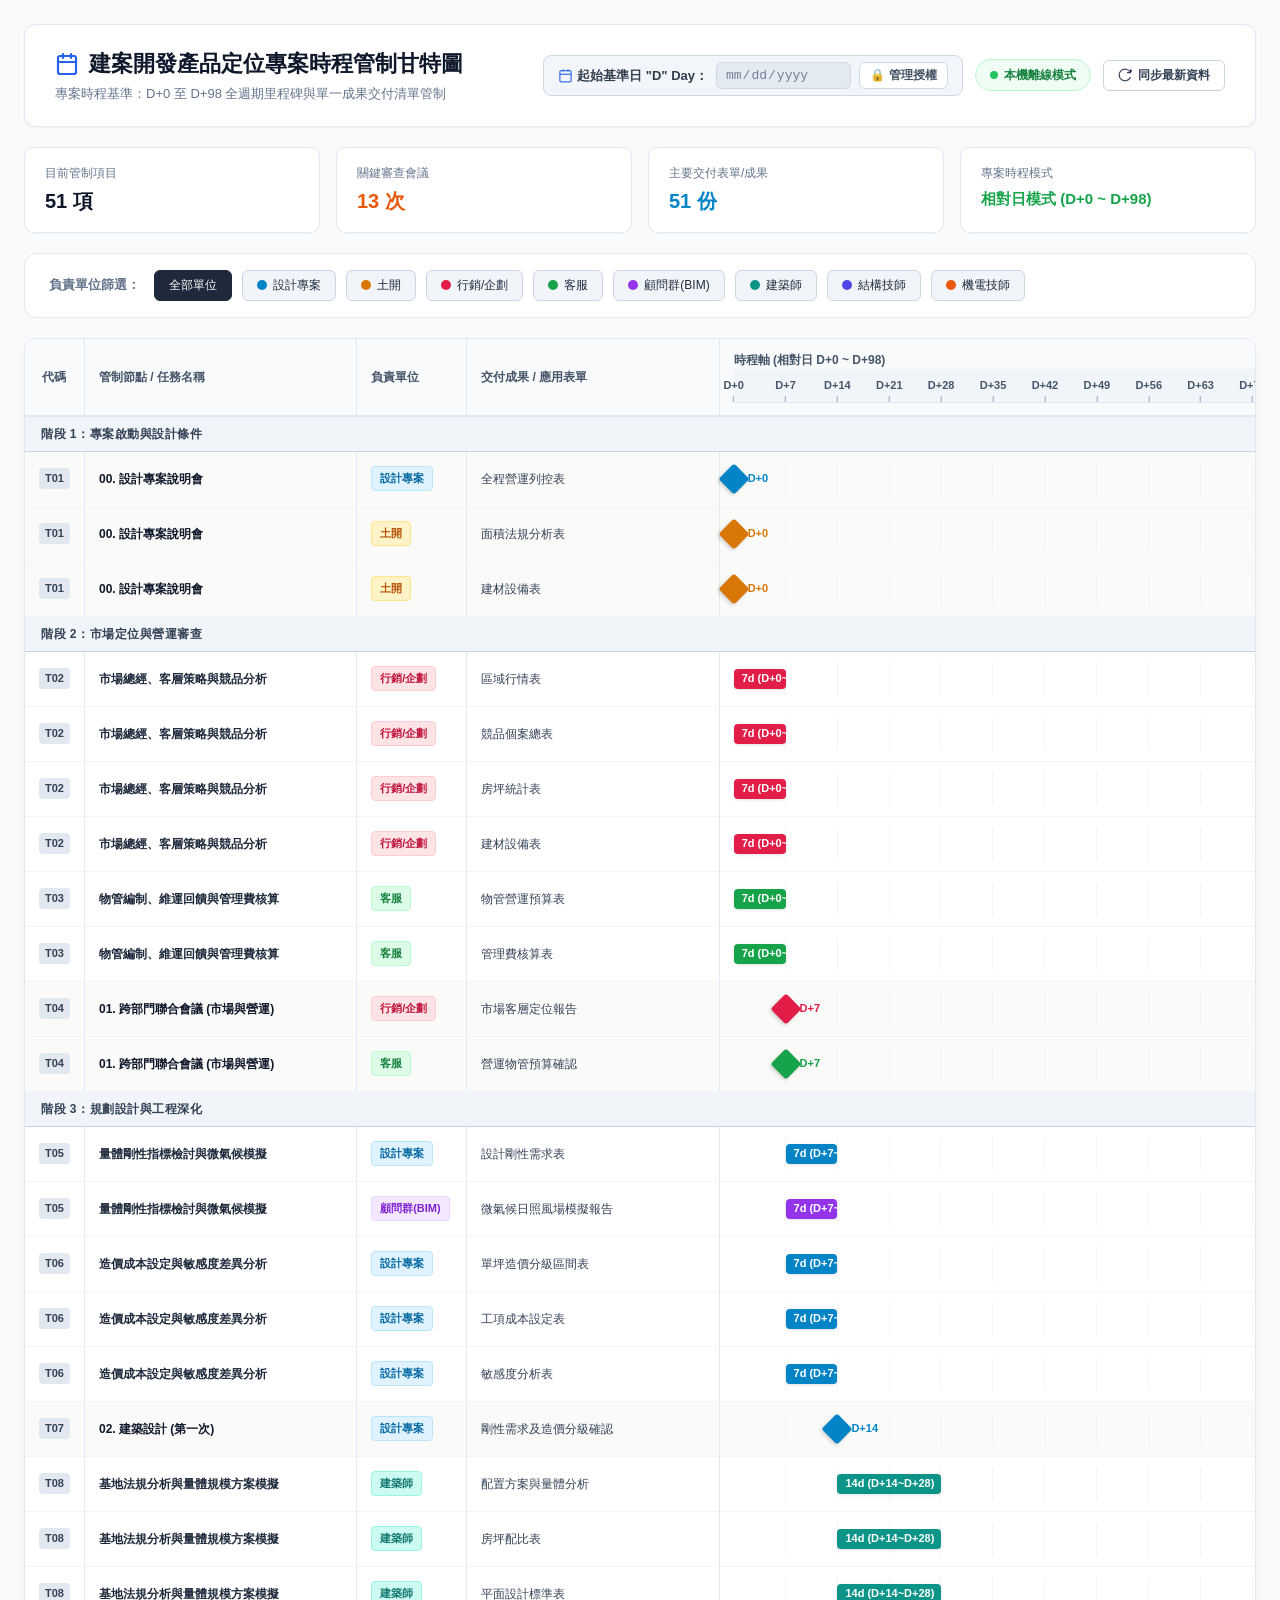
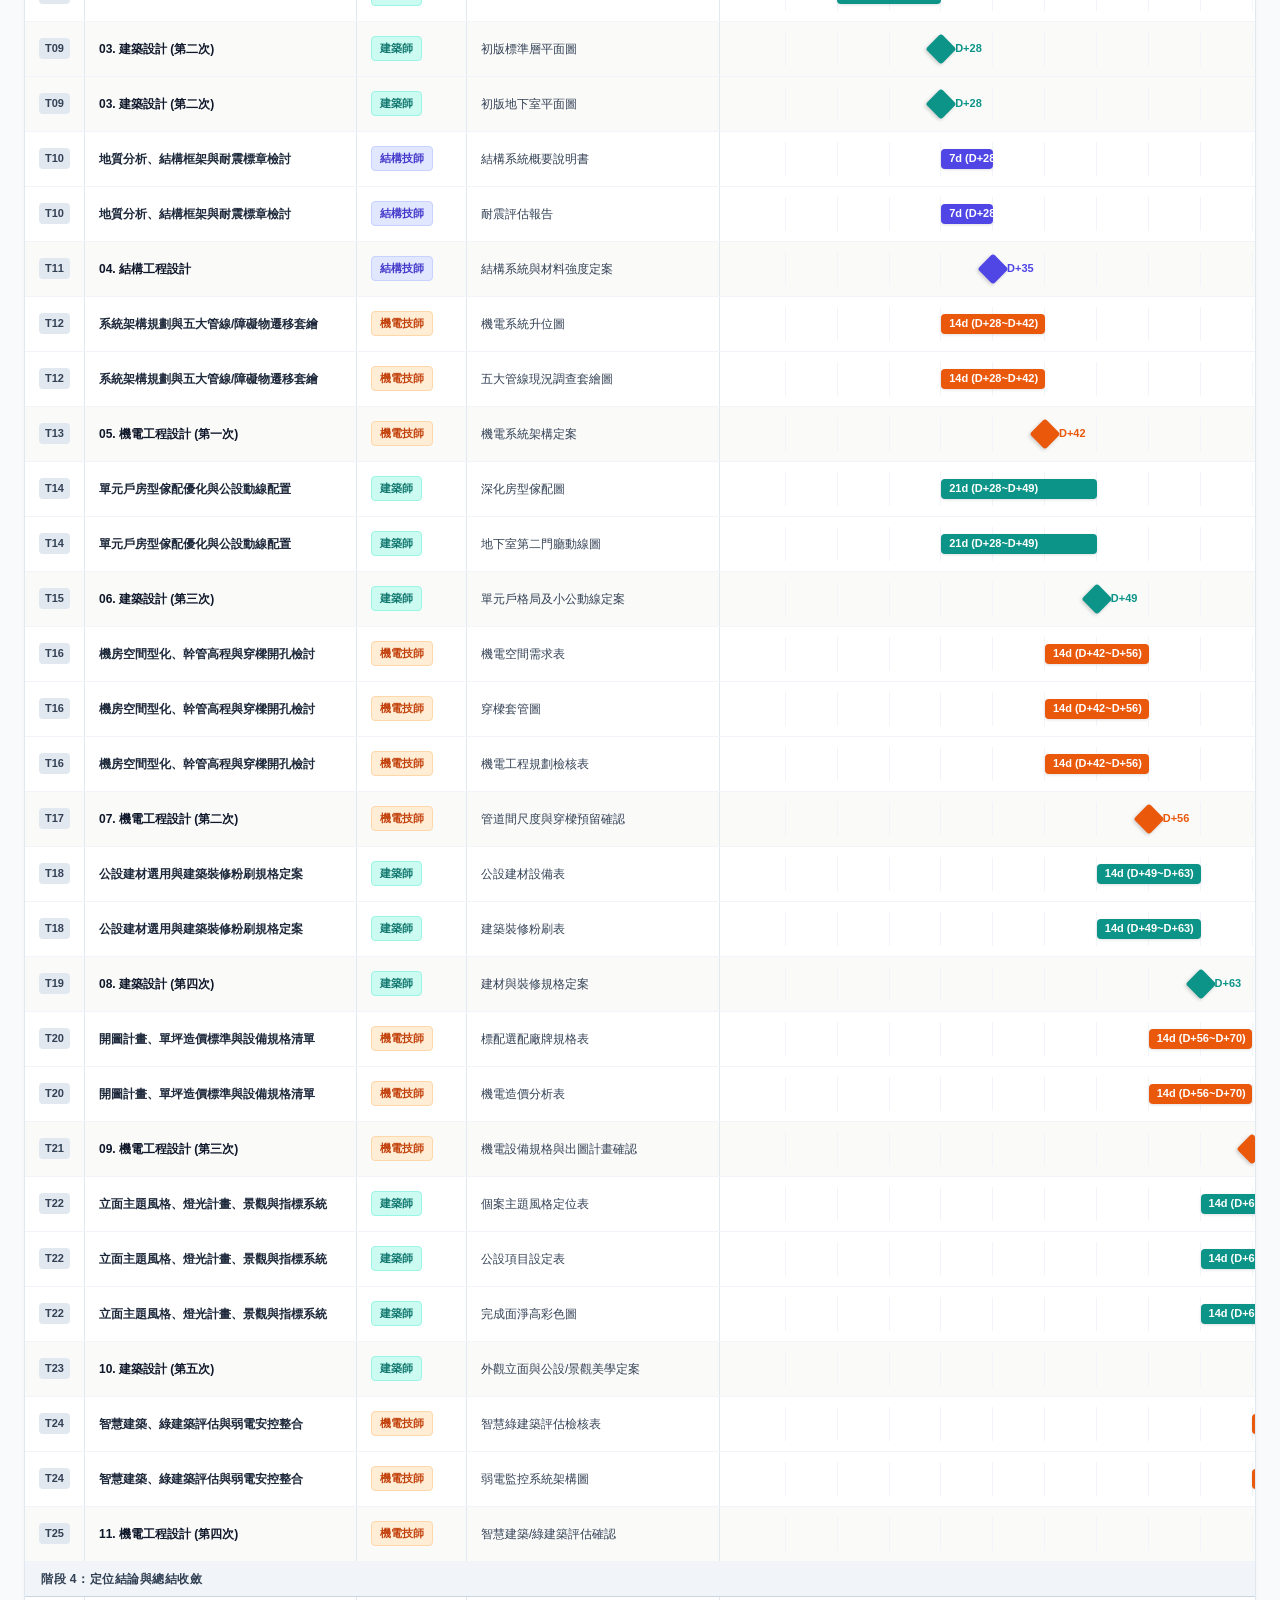
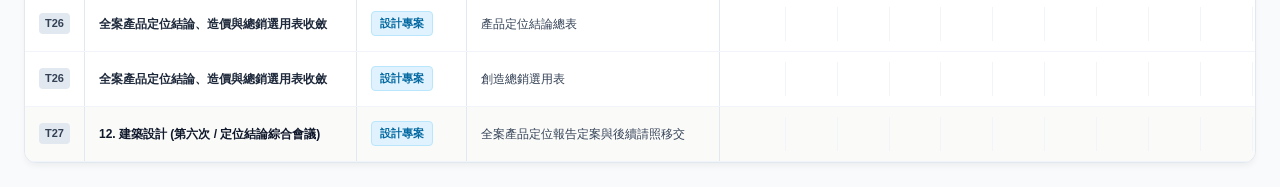
<file: 建築專案時程管理gemini-code-1787150939390.html>
<!DOCTYPE html>
<html lang="zh-TW">
<head>
  <meta charset="UTF-8">
  <meta name="viewport" content="width=device-width, initial-scale=1.0">
  <title>建案開發產品定位專案時程管制甘特圖</title>
  <style>
    :root {
      --bg-primary: #f8fafc;
      --bg-card: #ffffff;
      --border-color: #e2e8f0;
      --text-main: #1e293b;
      --text-muted: #64748b;
      --primary: #2563eb;
      
      --color-design: #0284c7;
      --color-land: #d97706;
      --color-marketing: #e11d48;
      --color-service: #16a34a;
      --color-bim: #9333ea;
      --color-architect: #0d9488;
      --color-structure: #4f46e5;
      --color-mep: #ea580c;
    }

    * { box-sizing: border-box; margin: 0; padding: 0; }

    body {
      font-family: -apple-system, BlinkMacSystemFont, "Segoe UI", Roboto, "Helvetica Neue", Arial, "Noto Sans TC", sans-serif;
      background-color: var(--bg-primary);
      color: var(--text-main);
      padding: 24px;
      line-height: 1.5;
    }

    .container { max-width: 1680px; margin: 0 auto; }

    .header {
      background: var(--bg-card);
      padding: 22px 30px;
      border-radius: 12px;
      box-shadow: 0 1px 3px rgba(0,0,0,0.05);
      border: 1px solid var(--border-color);
      margin-bottom: 20px;
      display: flex;
      flex-wrap: wrap;
      justify-content: space-between;
      align-items: center;
      gap: 16px;
    }

    .header-title h1 {
      font-size: 22px;
      font-weight: 700;
      color: #0f172a;
      display: flex;
      align-items: center;
      gap: 10px;
    }

    .header-title p {
      font-size: 13px;
      color: var(--text-muted);
      margin-top: 4px;
    }

    .header-controls {
      display: flex;
      flex-wrap: wrap;
      align-items: center;
      gap: 12px;
    }

    .date-picker-box {
      display: inline-flex;
      align-items: center;
      gap: 8px;
      background: #f8fafc;
      padding: 6px 14px;
      border-radius: 8px;
      border: 1px solid #cbd5e1;
      transition: all 0.2s ease;
    }

    .date-picker-box.locked {
      background: #f1f5f9;
      opacity: 0.9;
    }

    .date-picker-box label {
      font-size: 13px;
      font-weight: 700;
      color: #1e293b;
      display: flex;
      align-items: center;
      gap: 4px;
    }

    .date-input {
      border: 1px solid #cbd5e1;
      border-radius: 6px;
      padding: 4px 8px;
      font-size: 13px;
      font-weight: 500;
      color: #0f172a;
      background: #ffffff;
      outline: none;
      cursor: pointer;
    }

    .date-input:disabled {
      background: #e2e8f0;
      color: #64748b;
      cursor: not-allowed;
    }

    .btn-auth-toggle {
      background: #ffffff;
      border: 1px solid #cbd5e1;
      padding: 4px 10px;
      border-radius: 6px;
      font-size: 12px;
      font-weight: 600;
      color: #334155;
      cursor: pointer;
      display: inline-flex;
      align-items: center;
      gap: 4px;
      transition: all 0.15s ease;
    }

    .btn-auth-toggle:hover { background: #e2e8f0; }
    .btn-auth-toggle.authorized {
      background: #eff6ff;
      color: #2563eb;
      border-color: #bfdbfe;
    }

    .btn-clear-date {
      background: transparent;
      border: none;
      font-size: 12px;
      color: #64748b;
      cursor: pointer;
      padding: 2px 6px;
      border-radius: 4px;
      text-decoration: underline;
    }

    .btn-clear-date:disabled { display: none; }
    .btn-clear-date:hover { color: #ef4444; }

    .sync-badge {
      display: inline-flex;
      align-items: center;
      gap: 6px;
      background: #f0fdf4;
      color: #15803d;
      font-size: 12px;
      font-weight: 600;
      padding: 6px 14px;
      border-radius: 20px;
      border: 1px solid #bbf7d0;
    }

    .sync-dot {
      width: 8px;
      height: 8px;
      border-radius: 50%;
      background: #22c55e;
      display: inline-block;
      animation: pulse 2s infinite;
    }

    @keyframes pulse {
      0% { opacity: 1; transform: scale(1); }
      50% { opacity: 0.4; transform: scale(1.2); }
      100% { opacity: 1; transform: scale(1); }
    }

    .btn-reload {
      background: #ffffff;
      border: 1px solid #cbd5e1;
      padding: 6px 14px;
      border-radius: 6px;
      font-size: 12px;
      font-weight: 600;
      color: #334155;
      cursor: pointer;
      display: inline-flex;
      align-items: center;
      gap: 6px;
      transition: all 0.15s ease;
    }

    .btn-reload:hover { background: #f1f5f9; color: #0f172a; }

    .stats-row {
      display: grid;
      grid-template-columns: repeat(auto-fit, minmax(180px, 1fr));
      gap: 16px;
      margin-bottom: 20px;
    }

    .stat-card {
      background: var(--bg-card);
      padding: 16px 20px;
      border-radius: 10px;
      border: 1px solid var(--border-color);
      box-shadow: 0 1px 2px rgba(0,0,0,0.03);
    }

    .stat-card .label { font-size: 12px; color: var(--text-muted); font-weight: 500; }
    .stat-card .value { font-size: 20px; font-weight: 700; color: #0f172a; margin-top: 4px; }

    .control-panel {
      background: var(--bg-card);
      padding: 16px 24px;
      border-radius: 12px;
      border: 1px solid var(--border-color);
      margin-bottom: 20px;
      display: flex;
      flex-direction: column;
      gap: 14px;
    }

    .filter-group {
      display: flex;
      flex-wrap: wrap;
      align-items: center;
      gap: 10px;
    }

    .filter-label {
      font-size: 13px;
      font-weight: 600;
      color: var(--text-muted);
      margin-right: 4px;
    }

    .filter-btn {
      background: #f1f5f9;
      border: 1px solid #cbd5e1;
      padding: 6px 14px;
      border-radius: 6px;
      font-size: 12px;
      font-weight: 500;
      color: var(--text-main);
      cursor: pointer;
      transition: all 0.15s ease;
      display: inline-flex;
      align-items: center;
      gap: 6px;
    }

    .filter-btn:hover { background: #e2e8f0; }
    .filter-btn.active { background: #1e293b; color: #ffffff; border-color: #1e293b; }
    .legend-indicator { width: 10px; height: 10px; border-radius: 50%; display: inline-block; }

    .gantt-wrapper {
      background: var(--bg-card);
      border-radius: 12px;
      border: 1px solid var(--border-color);
      box-shadow: 0 4px 6px -1px rgba(0,0,0,0.05);
      overflow: hidden;
      position: relative;
      min-height: 300px;
    }

    .gantt-scroll-container { overflow-x: auto; max-width: 100%; }
    .gantt-table { width: 100%; border-collapse: collapse; min-width: 1450px; }

    .gantt-header-row th {
      background: #f8fafc;
      padding: 12px 14px;
      font-size: 12px;
      font-weight: 600;
      color: #475569;
      border-bottom: 2px solid var(--border-color);
      border-right: 1px solid var(--border-color);
      text-align: left;
      position: sticky;
      top: 0;
      z-index: 10;
    }

    .col-id { width: 55px; text-align: center !important; }
    .col-task { width: 280px; }
    .col-owner { width: 110px; }
    .col-deliverable { width: 260px; }
    .col-timeline { width: 780px; }

    .timeline-ruler {
      position: relative;
      height: 34px;
      background: #f1f5f9;
      border-bottom: 1px solid var(--border-color);
      font-size: 11px;
      color: #475569;
      font-weight: 600;
    }

    .ruler-mark {
      position: absolute;
      top: 0;
      bottom: 0;
      transform: translateX(-50%);
      display: flex;
      flex-direction: column;
      align-items: center;
      justify-content: center;
      white-space: nowrap;
    }

    .ruler-mark::after {
      content: "";
      position: absolute;
      bottom: 0;
      width: 1px;
      height: 6px;
      background: #94a3b8;
    }

    .section-header-row td {
      background: #f1f5f9;
      padding: 8px 16px;
      font-size: 12px;
      font-weight: 700;
      color: #334155;
      border-top: 1px solid #cbd5e1;
      border-bottom: 1px solid #cbd5e1;
      letter-spacing: 0.5px;
    }

    .gantt-row { transition: background-color 0.15s ease; }
    .gantt-row:hover { background-color: #f8fafc; }
    .gantt-row td {
      padding: 10px 14px;
      font-size: 12px;
      border-bottom: 1px solid #f1f5f9;
      border-right: 1px solid var(--border-color);
      vertical-align: middle;
    }

    .task-id-badge {
      display: inline-block;
      padding: 2px 6px;
      border-radius: 4px;
      font-weight: 700;
      font-size: 11px;
      background: #e2e8f0;
      color: #334155;
    }

    .task-title { font-weight: 600; color: #1e293b; }
    .milestone-row { background-color: #fafaf9; }
    .milestone-row .task-title { color: #0f172a; font-weight: 700; }

    .owner-tag {
      display: inline-block;
      padding: 3px 8px;
      border-radius: 4px;
      font-size: 11px;
      font-weight: 600;
      white-space: nowrap;
    }

    .deliverable-text { color: #334155; font-size: 12px; line-height: 1.4; }

    .timeline-track {
      position: relative;
      height: 34px;
      width: 100%;
      background: repeating-linear-gradient(
        to right,
        transparent 0%,
        transparent calc((100% / 14) - 1px),
        #f1f5f9 calc((100% / 14) - 1px),
        #f1f5f9 calc(100% / 14)
      );
    }

    .task-bar {
      position: absolute;
      top: 7px;
      height: 20px;
      border-radius: 4px;
      box-shadow: 0 1px 3px rgba(0,0,0,0.12);
      display: flex;
      align-items: center;
      padding: 0 8px;
      color: #ffffff;
      font-size: 11px;
      font-weight: 600;
      white-space: nowrap;
      cursor: pointer;
      transition: transform 0.1s ease, filter 0.15s ease;
      z-index: 2;
    }

    .task-bar:hover { transform: scaleY(1.15); filter: brightness(1.08); z-index: 5; }

    .milestone-marker {
      position: absolute;
      top: 6px;
      width: 22px;
      height: 22px;
      transform: translateX(-50%) rotate(45deg);
      border-radius: 3px;
      box-shadow: 0 2px 4px rgba(0,0,0,0.18);
      cursor: pointer;
      transition: transform 0.15s ease;
      z-index: 3;
    }

    .milestone-marker:hover { transform: translateX(-50%) rotate(45deg) scale(1.25); z-index: 6; }

    .milestone-label {
      position: absolute;
      top: 8px;
      font-size: 11px;
      font-weight: 700;
      white-space: nowrap;
      pointer-events: none;
      z-index: 4;
    }

    .owner-design { background: #e0f2fe; color: #0369a1; border: 1px solid #bae6fd; }
    .bar-design { background: #0284c7; }
    .owner-land { background: #fef3c7; color: #b45309; border: 1px solid #fde68a; }
    .bar-land { background: #d97706; }
    .owner-marketing { background: #ffe4e6; color: #be123c; border: 1px solid #fecdd3; }
    .bar-marketing { background: #e11d48; }
    .owner-service { background: #dcfce7; color: #15803d; border: 1px solid #bbf7d0; }
    .bar-service { background: #16a34a; }
    .owner-bim { background: #f3e8ff; color: #7e22ce; border: 1px solid #e9d5ff; }
    .bar-bim { background: #9333ea; }
    .owner-architect { background: #ccfbf1; color: #0f766e; border: 1px solid #99f6e4; }
    .bar-architect { background: #0d9488; }
    .owner-structure { background: #e0e7ff; color: #4338ca; border: 1px solid #c7d2fe; }
    .bar-structure { background: #4f46e5; }
    .owner-mep { background: #ffedd5; color: #c2410c; border: 1px solid #fed7aa; }
    .bar-mep { background: #ea580c; }
    .owner-default { background: #f1f5f9; color: #475569; border: 1px solid #cbd5e1; }
    .bar-default { background: #64748b; }

    #loading-overlay {
      position: absolute;
      top: 0; left: 0; right: 0; bottom: 0;
      background: rgba(255,255,255,0.9);
      display: none;
      flex-direction: column;
      align-items: center;
      justify-content: center;
      z-index: 50;
      gap: 12px;
      font-size: 14px;
      font-weight: 600;
      color: #334155;
    }

    .spinner {
      width: 36px; height: 36px;
      border: 3px solid #e2e8f0;
      border-top: 3px solid #2563eb;
      border-radius: 50%;
      animation: spin 0.8s linear infinite;
    }

    @keyframes spin { 0% { transform: rotate(0deg); } 100% { transform: rotate(360deg); } }

    #tooltip {
      position: fixed;
      background: rgba(15, 23, 42, 0.95);
      backdrop-filter: blur(4px);
      color: #ffffff;
      padding: 12px 16px;
      border-radius: 8px;
      font-size: 12px;
      line-height: 1.5;
      box-shadow: 0 10px 25px -5px rgba(0,0,0,0.3);
      pointer-events: none;
      z-index: 1000;
      display: none;
      max-width: 320px;
      border: 1px solid #334155;
    }

    #tooltip .tt-title {
      font-weight: 700;
      font-size: 13px;
      color: #60a5fa;
      margin-bottom: 6px;
      border-bottom: 1px solid #334155;
      padding-bottom: 4px;
    }

    #tooltip .tt-row { margin-bottom: 3px; }
    #tooltip .tt-label { color: #94a3b8; }
  </style>
</head>
<body>

<div class="container">
  <div class="header">
    <div class="header-title">
      <h1>
        <svg width="24" height="24" viewBox="0 0 24 24" fill="none" stroke="#2563eb" stroke-width="2.2" stroke-linecap="round" stroke-linejoin="round">
          <rect x="3" y="4" width="18" height="18" rx="2" ry="2"></rect>
          <line x1="16" y1="2" x2="16" y2="6"></line>
          <line x1="8" y1="2" x2="8" y2="6"></line>
          <line x1="3" y1="10" x2="21" y2="10"></line>
        </svg>
        建案開發產品定位專案時程管制甘特圖
      </h1>
      <p id="header-subtitle">專案時程基準：D+0 至 D+98 全週期里程碑與單一成果交付清單管制</p>
    </div>

    <div class="header-controls">
      <div class="date-picker-box locked" id="date-picker-box">
        <label for="base-date-input">
          <svg width="15" height="15" viewBox="0 0 24 24" fill="none" stroke="#2563eb" stroke-width="2"><rect x="3" y="4" width="18" height="18" rx="2" ry="2"/><line x1="16" y1="2" x2="16" y2="6"/><line x1="8" y1="2" x2="8" y2="6"/><line x1="3" y1="10" x2="21" y2="10"/></svg>
          起始基準日 "D" Day：
        </label>
        <input type="date" id="base-date-input" class="date-input" disabled title="需點擊管理授權輸入密碼 (預設 8888) 後方可修改">
        <button class="btn-clear-date" id="btn-clear-date" onclick="clearBaseDate()" disabled title="清除日期，恢復為純相對日 D 顯示">清除</button>
        <button class="btn-auth-toggle" id="btn-auth-toggle" onclick="toggleAuth()">
          <span id="auth-icon">🔒</span> <span id="auth-text">管理授權</span>
        </button>
      </div>

      <div class="sync-badge" id="sync-badge-container">
        <span class="sync-dot"></span>
        <span id="sync-status-label">雲端連線中</span>
      </div>
      <button class="btn-reload" onclick="loadDataFromSheets(true)">
        <svg width="14" height="14" viewBox="0 0 24 24" fill="none" stroke="currentColor" stroke-width="2"><path d="M21.5 2v6h-6M21.34 15.57a10 10 0 1 1-.57-8.38l5.67-5.67"/></svg>
        同步最新資料
      </button>
    </div>
  </div>

  <div class="stats-row">
    <div class="stat-card">
      <div class="label">目前管制項目</div>
      <div class="value" id="stat-total-rows">51 項</div>
    </div>
    <div class="stat-card">
      <div class="label">關鍵審查會議</div>
      <div class="value" style="color: #ea580c;" id="stat-total-milestones">13 次</div>
    </div>
    <div class="stat-card">
      <div class="label">主要交付表單/成果</div>
      <div class="value" style="color: #0284c7;" id="stat-total-deliverables">51 份</div>
    </div>
    <div class="stat-card">
      <div class="label">專案時程模式</div>
      <div class="value" style="color: #16a34a; font-size: 15px; margin-top: 6px;" id="stat-date-mode">相對日模式 (D+X)</div>
    </div>
  </div>

  <div class="control-panel">
    <div class="filter-group" id="filter-container">
      <span class="filter-label">負責單位篩選：</span>
      <button class="filter-btn active" data-owner="all">全部單位</button>
    </div>
  </div>

  <div class="gantt-wrapper">
    <div id="loading-overlay">
      <div class="spinner"></div>
      <div id="loading-text">正在向 Google Sheets 請求最新資料...</div>
    </div>

    <div class="gantt-scroll-container">
      <table class="gantt-table">
        <thead>
          <tr class="gantt-header-row">
            <th class="col-id">代碼</th>
            <th class="col-task">管制節點 / 任務名稱</th>
            <th class="col-owner">負責單位</th>
            <th class="col-deliverable">交付成果 / 應用表單</th>
            <th class="col-timeline" id="timeline-header-title">
              時程軸 (相對日 D+0 ~ D+98)
              <div class="timeline-ruler" id="ruler-container"></div>
            </th>
          </tr>
        </thead>
        <tbody id="gantt-tbody"></tbody>
      </table>
    </div>
  </div>
</div>

<div id="tooltip">
  <div class="tt-title" id="tt-title"></div>
  <div class="tt-row"><span class="tt-label">所屬階段：</span><span id="tt-section"></span></div>
  <div class="tt-row"><span class="tt-label">負責單位：</span><span id="tt-owner"></span></div>
  <div class="tt-row"><span class="tt-label">時程期間：</span><span id="tt-period"></span></div>
  <div class="tt-row"><span class="tt-label">前置相依：</span><span id="tt-deps"></span></div>
  <div class="tt-row" style="margin-top: 6px; padding-top: 4px; border-top: 1px dashed #475569;">
    <span class="tt-label">交付表單/成果：</span><br>
    <span id="tt-deliverable" style="color: #38bdf8; font-weight: 500;"></span>
  </div>
</div>

<script>
// 本地標準資料庫[cite: 5]
const fallbackData = [
  { id: "T01", name: "00. 設計專案說明會", section: "階段 1：專案啟動與設計條件", owner: "設計專案", start: 0, end: 0, duration: 0, type: "milestone", deps: "-", deliverable: "全程營運列控表" },
  { id: "T01", name: "00. 設計專案說明會", section: "階段 1：專案啟動與設計條件", owner: "土開", start: 0, end: 0, duration: 0, type: "milestone", deps: "-", deliverable: "面積法規分析表" },
  { id: "T01", name: "00. 設計專案說明會", section: "階段 1：專案啟動與設計條件", owner: "土開", start: 0, end: 0, duration: 0, type: "milestone", deps: "-", deliverable: "建材設備表" },
  { id: "T02", name: "市場總經、客層策略與競品分析", section: "階段 2：市場定位與營運審查", owner: "行銷/企劃", start: 0, end: 7, duration: 7, type: "task", deps: "T01", deliverable: "區域行情表" },
  { id: "T02", name: "市場總經、客層策略與競品分析", section: "階段 2：市場定位與營運審查", owner: "行銷/企劃", start: 0, end: 7, duration: 7, type: "task", deps: "T01", deliverable: "競品個案總表" },
  { id: "T02", name: "市場總經、客層策略與競品分析", section: "階段 2：市場定位與營運審查", owner: "行銷/企劃", start: 0, end: 7, duration: 7, type: "task", deps: "T01", deliverable: "房坪統計表" },
  { id: "T02", name: "市場總經、客層策略與競品分析", section: "階段 2：市場定位與營運審查", owner: "行銷/企劃", start: 0, end: 7, duration: 7, type: "task", deps: "T01", deliverable: "建材設備表" },
  { id: "T03", name: "物管編制、維運回饋與管理費核算", section: "階段 2：市場定位與營運審查", owner: "客服", start: 0, end: 7, duration: 7, type: "task", deps: "T01", deliverable: "物管營運預算表" },
  { id: "T03", name: "物管編制、維運回饋與管理費核算", section: "階段 2：市場定位與營運審查", owner: "客服", start: 0, end: 7, duration: 7, type: "task", deps: "T01", deliverable: "管理費核算表" },
  { id: "T04", name: "01. 跨部門聯合會議 (市場與營運)", section: "階段 2：市場定位與營運審查", owner: "行銷/企劃", start: 7, end: 7, duration: 0, type: "milestone", deps: "T02, T03", deliverable: "市場客層定位報告" },
  { id: "T04", name: "01. 跨部門聯合會議 (市場與營運)", section: "階段 2：市場定位與營運審查", owner: "客服", start: 7, end: 7, duration: 0, type: "milestone", deps: "T02, T03", deliverable: "營運物管預算確認" },
  { id: "T05", name: "量體剛性指標檢討與微氣候模擬", section: "階段 3：規劃設計與工程深化", owner: "設計專案", start: 7, end: 14, duration: 7, type: "task", deps: "T04", deliverable: "設計剛性需求表" },
  { id: "T05", name: "量體剛性指標檢討與微氣候模擬", section: "階段 3：規劃設計與工程深化", owner: "顧問群(BIM)", start: 7, end: 14, duration: 7, type: "task", deps: "T04", deliverable: "微氣候日照風場模擬報告" },
  { id: "T06", name: "造價成本設定與敏感度差異分析", section: "階段 3：規劃設計與工程深化", owner: "設計專案", start: 7, end: 14, duration: 7, type: "task", deps: "T04", deliverable: "單坪造價分級區間表" },
  { id: "T06", name: "造價成本設定與敏感度差異分析", section: "階段 3：規劃設計與工程深化", owner: "設計專案", start: 7, end: 14, duration: 7, type: "task", deps: "T04", deliverable: "工項成本設定表" },
  { id: "T06", name: "造價成本設定與敏感度差異分析", section: "階段 3：規劃設計與工程深化", owner: "設計專案", start: 7, end: 14, duration: 7, type: "task", deps: "T04", deliverable: "敏感度分析表" },
  { id: "T07", name: "02. 建築設計 (第一次)", section: "階段 3：規劃設計與工程深化", owner: "設計專案", start: 14, end: 14, duration: 0, type: "milestone", deps: "T05, T06", deliverable: "剛性需求及造價分級確認" },
  { id: "T08", name: "基地法規分析與量體規模方案模擬", section: "階段 3：規劃設計與工程深化", owner: "建築師", start: 14, end: 28, duration: 14, type: "task", deps: "T07", deliverable: "配置方案與量體分析" },
  { id: "T08", name: "基地法規分析與量體規模方案模擬", section: "階段 3：規劃設計與工程深化", owner: "建築師", start: 14, end: 28, duration: 14, type: "task", deps: "T07", deliverable: "房坪配比表" },
  { id: "T08", name: "基地法規分析與量體規模方案模擬", section: "階段 3：規劃設計與工程深化", owner: "建築師", start: 14, end: 28, duration: 14, type: "task", deps: "T07", deliverable: "平面設計標準表" },
  { id: "T09", name: "03. 建築設計 (第二次)", section: "階段 3：規劃設計與工程深化", owner: "建築師", start: 28, end: 28, duration: 0, type: "milestone", deps: "T08", deliverable: "初版標準層平面圖" },
  { id: "T09", name: "03. 建築設計 (第二次)", section: "階段 3：規劃設計與工程深化", owner: "建築師", start: 28, end: 28, duration: 0, type: "milestone", deps: "T08", deliverable: "初版地下室平面圖" },
  { id: "T10", name: "地質分析、結構框架與耐震標章檢討", section: "階段 3：規劃設計與工程深化", owner: "結構技師", start: 28, end: 35, duration: 7, type: "task", deps: "T09", deliverable: "結構系統概要說明書" },
  { id: "T10", name: "地質分析、結構框架與耐震標章檢討", section: "階段 3：規劃設計與工程深化", owner: "結構技師", start: 28, end: 35, duration: 7, type: "task", deps: "T09", deliverable: "耐震評估報告" },
  { id: "T11", name: "04. 結構工程設計", section: "階段 3：規劃設計與工程深化", owner: "結構技師", start: 35, end: 35, duration: 0, type: "milestone", deps: "T10", deliverable: "結構系統與材料強度定案" },
  { id: "T12", name: "系統架構規劃與五大管線/障礙物遷移套繪", section: "階段 3：規劃設計與工程深化", owner: "機電技師", start: 28, end: 42, duration: 14, type: "task", deps: "T09", deliverable: "機電系統升位圖" },
  { id: "T12", name: "系統架構規劃與五大管線/障礙物遷移套繪", section: "階段 3：規劃設計與工程深化", owner: "機電技師", start: 28, end: 42, duration: 14, type: "task", deps: "T09", deliverable: "五大管線現況調查套繪圖" },
  { id: "T13", name: "05. 機電工程設計 (第一次)", section: "階段 3：規劃設計與工程深化", owner: "機電技師", start: 42, end: 42, duration: 0, type: "milestone", deps: "T12", deliverable: "機電系統架構定案" },
  { id: "T14", name: "單元戶房型傢配優化與公設動線配置", section: "階段 3：規劃設計與工程深化", owner: "建築師", start: 28, end: 49, duration: 21, type: "task", deps: "T09, T04", deliverable: "深化房型傢配圖" },
  { id: "T14", name: "單元戶房型傢配優化與公設動線配置", section: "階段 3：規劃設計與工程深化", owner: "建築師", start: 28, end: 49, duration: 21, type: "task", deps: "T09, T04", deliverable: "地下室第二門廳動線圖" },
  { id: "T15", name: "06. 建築設計 (第三次)", section: "階段 3：規劃設計與工程深化", owner: "建築師", start: 49, end: 49, duration: 0, type: "milestone", deps: "T14", deliverable: "單元戶格局及小公動線定案" },
  { id: "T16", name: "機房空間型化、幹管高程與穿樑開孔檢討", section: "階段 3：規劃設計與工程深化", owner: "機電技師", start: 42, end: 56, duration: 14, type: "task", deps: "T13, T11", deliverable: "機電空間需求表" },
  { id: "T16", name: "機房空間型化、幹管高程與穿樑開孔檢討", section: "階段 3：規劃設計與工程深化", owner: "機電技師", start: 42, end: 56, duration: 14, type: "task", deps: "T13, T11", deliverable: "穿樑套管圖" },
  { id: "T16", name: "機房空間型化、幹管高程與穿樑開孔檢討", section: "階段 3：規劃設計與工程深化", owner: "機電技師", start: 42, end: 56, duration: 14, type: "task", deps: "T13, T11", deliverable: "機電工程規劃檢核表" },
  { id: "T17", name: "07. 機電工程設計 (第二次)", section: "階段 3：規劃設計與工程深化", owner: "機電技師", start: 56, end: 56, duration: 0, type: "milestone", deps: "T16", deliverable: "管道間尺度與穿樑預留確認" },
  { id: "T18", name: "公設建材選用與建築裝修粉刷規格定案", section: "階段 3：規劃設計與工程深化", owner: "建築師", start: 49, end: 63, duration: 14, type: "task", deps: "T15", deliverable: "公設建材設備表" },
  { id: "T18", name: "公設建材選用與建築裝修粉刷規格定案", section: "階段 3：規劃設計與工程深化", owner: "建築師", start: 49, end: 63, duration: 14, type: "task", deps: "T15", deliverable: "建築裝修粉刷表" },
  { id: "T19", name: "08. 建築設計 (第四次)", section: "階段 3：規劃設計與工程深化", owner: "建築師", start: 63, end: 63, duration: 0, type: "milestone", deps: "T18", deliverable: "建材與裝修規格定案" },
  { id: "T20", name: "開圖計畫、單坪造價標準與設備規格清單", section: "階段 3：規劃設計與工程深化", owner: "機電技師", start: 56, end: 70, duration: 14, type: "task", deps: "T17", deliverable: "標配選配廠牌規格表" },
  { id: "T20", name: "開圖計畫、單坪造價標準與設備規格清單", section: "階段 3：規劃設計與工程深化", owner: "機電技師", start: 56, end: 70, duration: 14, type: "task", deps: "T17", deliverable: "機電造價分析表" },
  { id: "T21", name: "09. 機電工程設計 (第三次)", section: "階段 3：規劃設計與工程深化", owner: "機電技師", start: 70, end: 70, duration: 0, type: "milestone", deps: "T20", deliverable: "機電設備規格與出圖計畫確認" },
  { id: "T22", name: "立面主題風格、燈光計畫、景觀與指標系統", section: "階段 3：規劃設計與工程深化", owner: "建築師", start: 63, end: 77, duration: 14, type: "task", deps: "T19", deliverable: "個案主題風格定位表" },
  { id: "T22", name: "立面主題風格、燈光計畫、景觀與指標系統", section: "階段 3：規劃設計與工程深化", owner: "建築師", start: 63, end: 77, duration: 14, type: "task", deps: "T19", deliverable: "公設項目設定表" },
  { id: "T22", name: "立面主題風格、燈光計畫、景觀與指標系統", section: "階段 3：規劃設計與工程深化", owner: "建築師", start: 63, end: 77, duration: 14, type: "task", deps: "T19", deliverable: "完成面淨高彩色圖" },
  { id: "T23", name: "10. 建築設計 (第五次)", section: "階段 3：規劃設計與工程深化", owner: "建築師", start: 77, end: 77, duration: 0, type: "milestone", deps: "T22", deliverable: "外觀立面與公設/景觀美學定案" },
  { id: "T24", name: "智慧建築、綠建築評估與弱電安控整合", section: "階段 3：規劃設計與工程深化", owner: "機電技師", start: 70, end: 84, duration: 14, type: "task", deps: "T21", deliverable: "智慧綠建築評估檢核表" },
  { id: "T24", name: "智慧建築、綠建築評估與弱電安控整合", section: "階段 3：規劃設計與工程深化", owner: "機電技師", start: 70, end: 84, duration: 14, type: "task", deps: "T21", deliverable: "弱電監控系統架構圖" },
  { id: "T25", name: "11. 機電工程設計 (第四次)", section: "階段 3：規劃設計與工程深化", owner: "機電技師", start: 84, end: 84, duration: 0, type: "milestone", deps: "T24", deliverable: "智慧建築/綠建築評估確認" },
  { id: "T26", name: "全案產品定位結論、造價與總銷選用表收斂", section: "階段 4：定位結論與總結收斂", owner: "設計專案", start: 84, end: 98, duration: 14, type: "task", deps: "T23, T25", deliverable: "產品定位結論總表" },
  { id: "T26", name: "全案產品定位結論、造價與總銷選用表收斂", section: "階段 4：定位結論與總結收斂", owner: "設計專案", start: 84, end: 98, duration: 14, type: "task", deps: "T23, T25", deliverable: "創造總銷選用表" },
  { id: "T27", name: "12. 建築設計 (第六次 / 定位結論綜合會議)", section: "階段 4：定位結論與總結收斂", owner: "設計專案", start: 98, end: 98, duration: 0, type: "milestone", deps: "T26", deliverable: "全案產品定位報告定案與後續請照移交" }
];

const CSV_URL = "https://docs.google.com/spreadsheets/d/e/2PACX-1vTquwEKsenrjJNqWkqjIYxjQA-37xqwG6jdhWU76_nqUOh9ejn_WKrbdpJNIq8VUTpOZ07LoFG4EFN_/pub?output=csv";
const GAS_API_URL = "https://script.google.com/macros/s/AKfycbxANanQakAzjD8csDMcBFvD1ndEJi5OTNsBM9klRi6uLdDrjDWWq9jFcVJjGyEBWVxUMg/exec";

let globalGanttData = [...fallbackData];
let currentOwnerFilter = "all";
let baseDate = null;
const TOTAL_DAYS = 98;

const ownerClassMap = {
  "設計專案": { tag: "owner-design", bar: "bar-design", hex: "#0284c7" },
  "土開": { tag: "owner-land", bar: "bar-land", hex: "#d97706" },
  "行銷/企劃": { tag: "owner-marketing", bar: "bar-marketing", hex: "#e11d48" },
  "客服": { tag: "owner-service", bar: "bar-service", hex: "#16a34a" },
  "顧問群(BIM)": { tag: "owner-bim", bar: "bar-bim", hex: "#9333ea" },
  "建築師": { tag: "owner-architect", bar: "bar-architect", hex: "#0d9488" },
  "結構技師": { tag: "owner-structure", bar: "bar-structure", hex: "#4f46e5" },
  "機電技師": { tag: "owner-mep", bar: "bar-mep", hex: "#ea580c" }
};

// ==================== 安全且嚴謹的日期解析輔助函式 ====================
function parseDateString(rawStr) {
  if (!rawStr || typeof rawStr !== "string") return null;
  const str = rawStr.trim().split(" ")[0]; // 移除可能的時間後綴

  // 匹配 YYYY-MM-DD 或 YYYY/MM/DD
  const match = str.match(/^(\d{4})[-/](\d{1,2})[-/](\d{1,2})$/);
  if (match) {
    const y = parseInt(match[1], 10);
    const m = parseInt(match[2], 10) - 1;
    const d = parseInt(match[3], 10);
    const dt = new Date(y, m, d);
    return isNaN(dt.getTime()) ? null : dt;
  }
  return null;
}

function formatDateToYMD(d) {
  if (!d || isNaN(d.getTime())) return "";
  const y = d.getFullYear();
  const m = (d.getMonth() + 1).toString().padStart(2, '0');
  const day = d.getDate().toString().padStart(2, '0');
  return `${y}-${m}-${day}`;
}

function formatOffsetDate(offsetDay, shortFormat = false) {
  if (!baseDate || isNaN(baseDate.getTime())) return `D+${offsetDay}`;
  const d = new Date(baseDate.getTime());
  d.setDate(d.getDate() + offsetDay);
  if (isNaN(d.getTime())) return `D+${offsetDay}`;
  
  const y = d.getFullYear();
  const m = (d.getMonth() + 1).toString().padStart(2, '0');
  const day = d.getDate().toString().padStart(2, '0');
  return shortFormat ? `${m}/${day}` : `${y}/${m}/${day}`;
}

// ==================== 權限狀態控制 ====================
function getStoredKey() {
  return localStorage.getItem("gantt_admin_key") || "";
}

function updateAuthUI() {
  const storedKey = getStoredKey();
  const dateInput = document.getElementById("base-date-input");
  const clearBtn = document.getElementById("btn-clear-date");
  const lockBox = document.getElementById("date-picker-box");
  const authBtn = document.getElementById("btn-auth-toggle");
  const authIcon = document.getElementById("auth-icon");
  const authText = document.getElementById("auth-text");

  if (storedKey) {
    dateInput.disabled = false;
    clearBtn.disabled = false;
    lockBox.classList.remove("locked");
    authBtn.classList.add("authorized");
    authIcon.innerText = "🔓";
    authText.innerText = "登出授權";
  } else {
    dateInput.disabled = true;
    clearBtn.disabled = true;
    lockBox.classList.add("locked");
    authBtn.classList.remove("authorized");
    authIcon.innerText = "🔒";
    authText.innerText = "管理授權";
  }
}

function toggleAuth() {
  const currentKey = getStoredKey();
  if (currentKey) {
    if (confirm("是否要清除本機管理授權並登出？")) {
      localStorage.removeItem("gantt_admin_key");
      updateAuthUI();
      alert("已安全登出，回到唯讀模式。");
    }
  } else {
    const inputKey = prompt("請輸入專案管理密鑰以啟用修改權限 (預設 8888)：");
    if (inputKey) {
      localStorage.setItem("gantt_admin_key", inputKey.trim());
      updateAuthUI();
      alert("密鑰已暫存於此瀏覽器，修改時將由後端 Apps Script 進行核對。");
    }
  }
}

function parseCSV(text) {
  const lines = text.trim().split(/\r?\n/);
  if (lines.length < 2) return [];

  const headers = parseCSVLine(lines[0]);
  const result = [];

  for (let i = 1; i < lines.length; i++) {
    if (!lines[i].trim()) continue;
    const values = parseCSVLine(lines[i]);
    const obj = {};
    headers.forEach((h, idx) => {
      obj[h.trim()] = values[idx] ? values[idx].trim() : "";
    });
    result.push(obj);
  }
  return result;
}

function parseCSVLine(line) {
  const result = [];
  let cur = '';
  let inQuotes = false;
  for (let i = 0; i < line.length; i++) {
    const c = line[i];
    if (c === '"') inQuotes = !inQuotes;
    else if (c === ',' && !inQuotes) { result.push(cur); cur = ''; }
    else cur += c;
  }
  result.push(cur);
  return result;
}

async function fetchWithCORS(url) {
  const proxies = [
    url,
    `https://api.allorigins.win/raw?url=${encodeURIComponent(url)}`,
    `https://corsproxy.io/?${encodeURIComponent(url)}`
  ];

  for (const pUrl of proxies) {
    try {
      const fetchUrl = pUrl.includes('?') ? `${pUrl}&_t=${Date.now()}` : `${pUrl}?_t=${Date.now()}`;
      const res = await fetch(fetchUrl);
      if (res.ok) {
        const text = await res.text();
        if (text && text.includes("start_day")) return text;
      }
    } catch (e) {
      console.warn("Proxy 嘗試失敗:", pUrl, e);
    }
  }
  throw new Error("所有連線通道皆受限");
}

async function loadDataFromSheets(isManual = false) {
  const overlay = document.getElementById("loading-overlay");
  if (isManual) overlay.style.display = "flex";

  try {
    // 1. 優先向 GAS API 取得 E2 基準日
    try {
      const gasRes = await fetch(`${GAS_API_URL}?_t=${Date.now()}`);
      if (gasRes.ok) {
        const gasJson = await gasRes.json();
        if (gasJson && gasJson.baseDate) {
          const parsed = parseDateString(gasJson.baseDate);
          if (parsed) {
            baseDate = parsed;
            document.getElementById("base-date-input").value = formatDateToYMD(parsed);
          }
        }
      }
    } catch (gasErr) {
      console.warn("讀取 GAS API 基準日失敗:", gasErr);
    }

    // 2. 讀取 CSV 內容
    const csvText = await fetchWithCORS(CSV_URL);
    const rawData = parseCSV(csvText);

    if (rawData.length > 0) {
      // 容錯：若 GAS 沒讀到，檢查 CSV 第一列 start_day 是否包含日期
      if (!baseDate) {
        const firstRowVal = rawData[0].start_day;
        const parsed = parseDateString(firstRowVal);
        if (parsed) {
          baseDate = parsed;
          document.getElementById("base-date-input").value = formatDateToYMD(parsed);
        }
      }

      globalGanttData = rawData.map((r, idx) => {
        // 重要防呆：第一列 T01 的 start 永遠為 0，避免 E2 被寫入日期字串時 parseInt 變成 2026
        let sDay = 0;
        if (idx > 0) {
          sDay = parseInt(r.start_day, 10);
          if (isNaN(sDay)) sDay = 0;
        }

        let eDay = parseInt(r.end_day, 10);
        if (isNaN(eDay)) eDay = sDay;

        let dur = parseInt(r.duration, 10);
        if (isNaN(dur)) dur = 0;

        return {
          id: r.id || "",
          name: r.name || "",
          section: r.section || "",
          owner: r.owner || "",
          start: sDay,
          end: eDay,
          duration: dur,
          type: (r.type || "task").toLowerCase(),
          deps: r.dependencies || "-",
          deliverable: r.deliverables || ""
        };
      });

      document.getElementById("sync-status-label").innerText = "已與雲端同步";
    }
  } catch (err) {
    console.warn("雲端讀取受限，自動切換至內建資料庫渲染:", err);
    document.getElementById("sync-status-label").innerText = "本機離線模式";
    if (isManual) {
      alert("目前處於本地安全環境，已自動載入內建標準專案時程資料。");
    }
  } finally {
    overlay.style.display = "none";
    updateStats();
    buildDynamicFilters();
    renderAll();
  }
}

async function syncDateToGoogleSheets(dateStr) {
  const secretKey = getStoredKey();
  if (!secretKey) {
    alert("請先點擊「管理授權」並輸入正確密鑰 (預設 8888)！");
    updateAuthUI();
    return;
  }

  document.getElementById("sync-status-label").innerText = "核對密鑰並寫入中...";

  try {
    const res = await fetch(GAS_API_URL, {
      method: "POST",
      headers: { "Content-Type": "text/plain" },
      body: JSON.stringify({ secretKey: secretKey, baseDate: dateStr })
    });

    const result = await res.json();
    if (result.status === "success") {
      document.getElementById("sync-status-label").innerText = "試算表 E2 已同步";
    } else if (result.status === "forbidden") {
      alert("【存取被拒】後端核對密鑰失敗！請確認密鑰是否正確。");
      localStorage.removeItem("gantt_admin_key");
      updateAuthUI();
      document.getElementById("sync-status-label").innerText = "密鑰錯誤";
      loadDataFromSheets(false);
    }
  } catch (e) {
    console.error("寫入請求異常:", e);
    document.getElementById("sync-status-label").innerText = "同步完成";
  }
}

function updateStats() {
  document.getElementById("stat-total-rows").innerText = `${globalGanttData.length} 項`;
  const milestones = new Set(globalGanttData.filter(d => d.type === 'milestone').map(d => d.id)).size;
  document.getElementById("stat-total-milestones").innerText = `${milestones} 次`;
  document.getElementById("stat-total-deliverables").innerText = `${globalGanttData.length} 份`;

  if (baseDate && !isNaN(baseDate.getTime())) {
    const startDateStr = formatOffsetDate(0);
    const endDateStr = formatOffsetDate(TOTAL_DAYS);
    document.getElementById("stat-date-mode").innerText = `${startDateStr} ~ ${endDateStr}`;
    document.getElementById("timeline-header-title").innerHTML = `時程軸 (${startDateStr} ~ ${endDateStr})<div class="timeline-ruler" id="ruler-container"></div>`;
  } else {
    document.getElementById("stat-date-mode").innerText = "相對日模式 (D+0 ~ D+98)";
    document.getElementById("timeline-header-title").innerHTML = `時程軸 (相對日 D+0 ~ D+98)<div class="timeline-ruler" id="ruler-container"></div>`;
  }
}

function buildDynamicFilters() {
  const owners = Array.from(new Set(globalGanttData.map(d => d.owner).filter(Boolean)));
  const container = document.getElementById("filter-container");
  
  let html = `<span class="filter-label">負責單位篩選：</span>`;
  html += `<button class="filter-btn ${currentOwnerFilter === 'all' ? 'active' : ''}" data-owner="all">全部單位</button>`;
  
  owners.forEach(owner => {
    const config = ownerClassMap[owner] || { bar: "bar-default" };
    const isActive = currentOwnerFilter === owner ? 'active' : '';
    html += `
      <button class="filter-btn ${isActive}" data-owner="${owner}">
        <span class="legend-indicator ${config.bar}"></span>${owner}
      </button>
    `;
  });
  
  container.innerHTML = html;

  container.querySelectorAll(".filter-btn").forEach(btn => {
    btn.addEventListener("click", () => {
      container.querySelectorAll(".filter-btn").forEach(b => b.classList.remove("active"));
      btn.classList.add("active");
      currentOwnerFilter = btn.getAttribute("data-owner");
      renderGantt(currentOwnerFilter);
    });
  });
}

function initRuler() {
  const ruler = document.getElementById("ruler-container");
  if (!ruler) return;
  ruler.innerHTML = "";
  for (let d = 0; d <= TOTAL_DAYS; d += 7) {
    const mark = document.createElement("div");
    mark.className = "ruler-mark";
    const percent = (d / TOTAL_DAYS) * 100;
    mark.style.left = `${percent}%`;
    const labelText = (baseDate && !isNaN(baseDate.getTime())) ? formatOffsetDate(d, true) : `D+${d}`;
    mark.innerHTML = `<span>${labelText}</span>`;
    ruler.appendChild(mark);
  }
}

function renderGantt(filterOwner = "all") {
  const tbody = document.getElementById("gantt-tbody");
  tbody.innerHTML = "";

  let currentSection = "";

  globalGanttData.forEach((item, index) => {
    if (filterOwner !== "all" && item.owner !== filterOwner) return;

    if (item.section !== currentSection) {
      currentSection = item.section;
      const secRow = document.createElement("tr");
      secRow.className = "section-header-row";
      secRow.innerHTML = `<td colspan="5">${currentSection}</td>`;
      tbody.appendChild(secRow);
    }

    const row = document.createElement("tr");
    row.className = `gantt-row ${item.type === 'milestone' ? 'milestone-row' : ''}`;

    const colorConfig = ownerClassMap[item.owner] || { tag: "owner-default", bar: "bar-default", hex: "#475569" };
    const leftPercent = (item.start / TOTAL_DAYS) * 100;
    const widthPercent = (item.duration / TOTAL_DAYS) * 100;

    let timelineHTML = "";
    if (item.type === "milestone") {
      const markerLabel = (baseDate && !isNaN(baseDate.getTime())) ? formatOffsetDate(item.start, true) : `D+${item.start}`;
      timelineHTML = `
        <div class="milestone-marker ${colorConfig.bar}" 
             style="left: ${leftPercent}%;" 
             data-index="${index}"></div>
        <span class="milestone-label" style="left: calc(${leftPercent}% + 14px); color: ${colorConfig.hex};">
          ${markerLabel}
        </span>
      `;
    } else {
      const barText = (baseDate && !isNaN(baseDate.getTime()))
        ? `${item.duration}d (${formatOffsetDate(item.start, true)}~${formatOffsetDate(item.end, true)})`
        : `${item.duration}d (D+${item.start}~D+${item.end})`;
        
      timelineHTML = `
        <div class="task-bar ${colorConfig.bar}" 
             style="left: ${leftPercent}%; width: ${Math.max(widthPercent, 1.5)}%;"
             data-index="${index}">
          ${barText}
        </div>
      `;
    }

    row.innerHTML = `
      <td class="col-id" style="text-align: center;">
        <span class="task-id-badge">${item.id}</span>
      </td>
      <td class="col-task">
        <div class="task-title">${item.name}</div>
      </td>
      <td class="col-owner">
        <span class="owner-tag ${colorConfig.tag}">${item.owner}</span>
      </td>
      <td class="col-deliverable">
        <span class="deliverable-text">${item.deliverable}</span>
      </td>
      <td class="col-timeline">
        <div class="timeline-track">
          ${timelineHTML}
        </div>
      </td>
    `;

    tbody.appendChild(row);
  });

  bindTooltipEvents();
}

function bindTooltipEvents() {
  const tooltip = document.getElementById("tooltip");
  const interactiveEls = document.querySelectorAll(".task-bar, .milestone-marker");

  interactiveEls.forEach(el => {
    el.addEventListener("mouseenter", (e) => {
      const idx = e.target.getAttribute("data-index");
      const item = globalGanttData[idx];

      let periodStr = "";
      if (item.type === "milestone") {
        periodStr = (baseDate && !isNaN(baseDate.getTime())) ? `${formatOffsetDate(item.start)} (會議日)` : `D+${item.start} (會議日)`;
      } else {
        periodStr = (baseDate && !isNaN(baseDate.getTime()))
          ? `${formatOffsetDate(item.start)} 至 ${formatOffsetDate(item.end)} (${item.duration} 天)`
          : `D+${item.start} 至 D+${item.end} (${item.duration} 天)`;
      }

      document.getElementById("tt-title").innerText = `[${item.id}] ${item.name}`;
      document.getElementById("tt-section").innerText = item.section;
      document.getElementById("tt-owner").innerText = item.owner;
      document.getElementById("tt-period").innerText = periodStr;
      document.getElementById("tt-deps").innerText = item.deps || "無";
      document.getElementById("tt-deliverable").innerText = item.deliverable;

      tooltip.style.display = "block";
    });

    el.addEventListener("mousemove", (e) => {
      tooltip.style.left = `${e.clientX + 15}px`;
      tooltip.style.top = `${e.clientY + 15}px`;
    });

    el.addEventListener("mouseleave", () => {
      tooltip.style.display = "none";
    });
  });
}

function renderAll() {
  updateStats();
  initRuler();
  renderGantt(currentOwnerFilter);
}

function initDatePicker() {
  const dateInput = document.getElementById("base-date-input");
  dateInput.addEventListener("change", (e) => {
    const val = e.target.value;
    if (val) {
      const parsed = parseDateString(val);
      if (parsed) {
        baseDate = parsed;
        syncDateToGoogleSheets(val);
      }
    } else {
      baseDate = null;
      syncDateToGoogleSheets("");
    }
    renderAll();
  });
}

function clearBaseDate() {
  document.getElementById("base-date-input").value = "";
  baseDate = null;
  syncDateToGoogleSheets("");
  renderAll();
}

document.addEventListener("DOMContentLoaded", () => {
  updateAuthUI();
  initDatePicker();
  renderAll();
  loadDataFromSheets(false);
});
</script>

</body>
</html>
</file>
